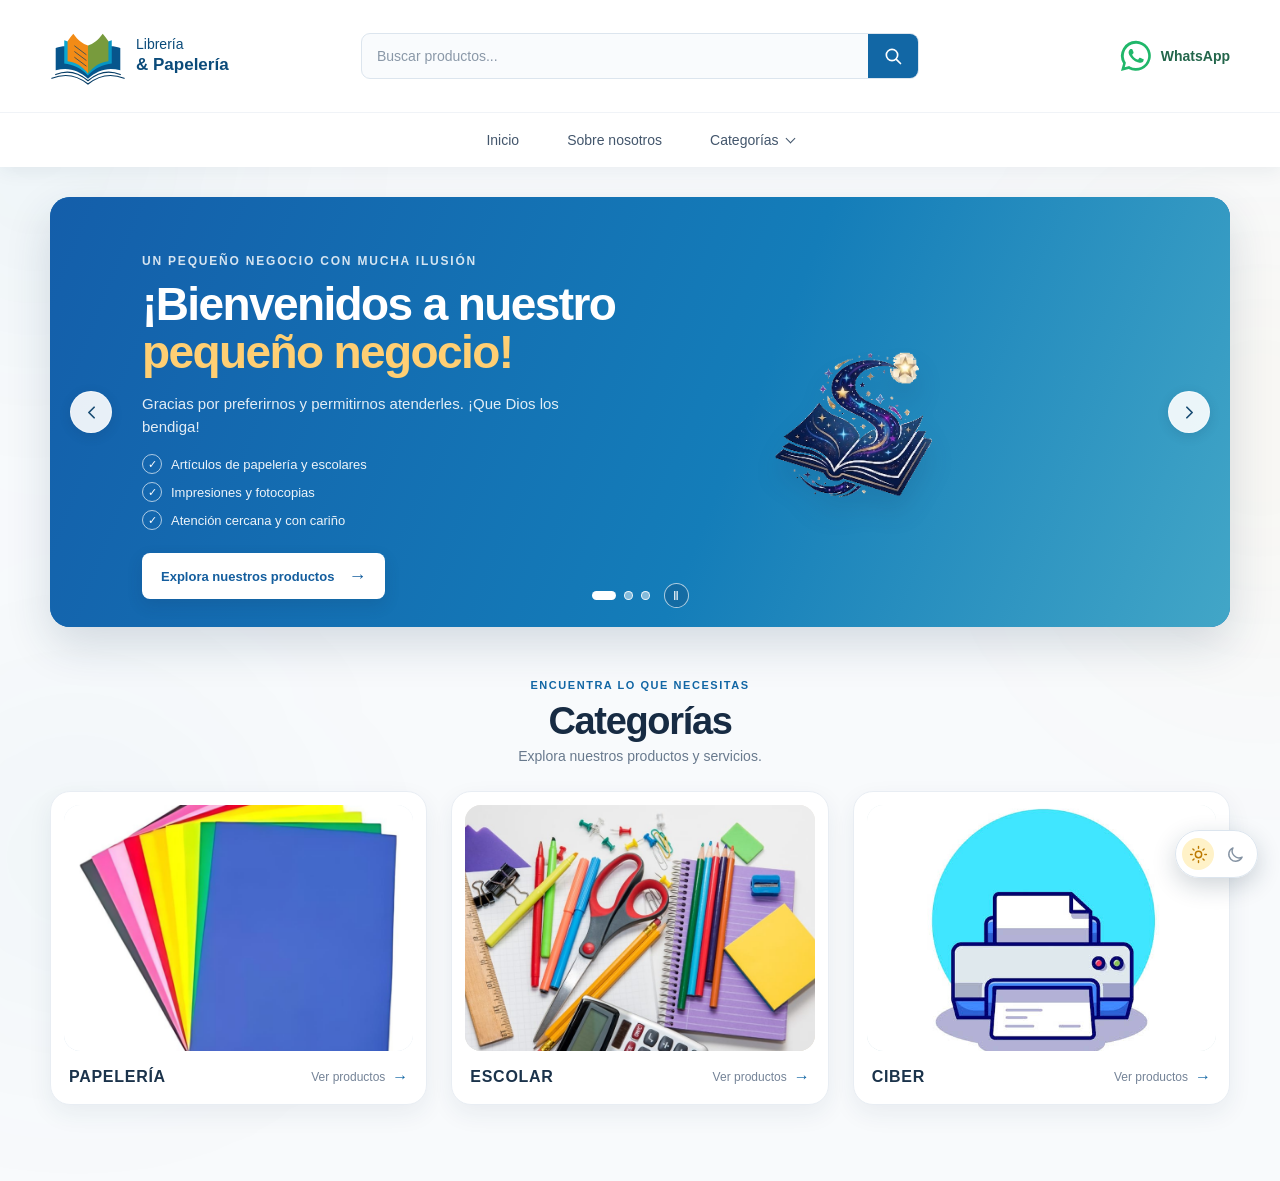
<file: index.html>
<!doctype html>
<html lang="es">
  <head>
    <meta charset="utf-8" />
    <meta name="viewport" content="width=device-width, initial-scale=1" />
    <meta
      name="description"
      content="Librería, papelería y servicios de ciber. Encuentra lo que necesitas."
    />
    <title>Librería y Papelería</title>
    <link rel="icon" type="image/png" href="assets/images/carrucel/favicon-carrucel.png" />
    <link rel="stylesheet" href="css/styles.css" />
    <link rel="stylesheet" href="css/carousel.css" />
    <link rel="stylesheet" href="css/categories.css" />

    <link rel="stylesheet" href="css/theme.css" />
  </head>
  <body>
    <header class="site-header">
      <div class="header-main">
        <a class="brand" href="#inicio" aria-label="Ir al inicio">
          <svg class="brand-logo" viewBox="0 0 160 120" role="img" aria-labelledby="logo-title">
            <title id="logo-title">Logo de libro abierto</title>
            <path class="book-shadow" d="M12 43c22-8 47-2 68 13 21-15 46-21 68-13v47c-27-7-48 0-68 18-20-18-41-25-68-18z" />
            <path class="book-left" d="M30 27c19 5 35 14 50 27v47c-15-16-32-23-50-25z" />
            <path class="book-right" d="M130 27c-19 5-35 14-50 27v47c15-16 32-23 50-25z" />
            <path class="page-left" d="M49 13c10 14 20 21 31 25v59c-13-17-26-24-43-26V29c4-6 8-11 12-16z" />
            <path class="page-right" d="M111 13c-10 14-20 21-31 25v59c13-17 26-24 43-26V29c-4-6-8-11-12-16z" />
            <path class="page-lines" d="M52 39l24 18M52 51l24 18M52 63l24 18" />
            <path class="book-base" d="M12 99c24-10 47-5 68 13 21-18 44-23 68-13M4 107c27-11 52-7 76 12 24-19 49-23 76-12" />
          </svg>
          <span class="brand-name">Librería <strong>&amp; Papelería</strong></span>
        </a>

        <form class="search" role="search" action="#" method="get">
          <label class="sr-only" for="product-search">Buscar productos</label>
          <input
            id="product-search"
            type="search"
            name="q"
            placeholder="Buscar productos..."
            aria-controls="product-search-results"
            aria-expanded="false"
            autocomplete="off"
          />
          <button type="submit" aria-label="Buscar">
            <svg viewBox="0 0 24 24" aria-hidden="true">
              <circle cx="10.8" cy="10.8" r="6.8" />
              <path d="m16 16 5 5" />
            </svg>
          </button>
          <div class="search-results" id="product-search-results" role="listbox" hidden></div>
        </form>

        <a
          class="whatsapp-link"
          href="https://wa.me/123456789"
          target="_blank"
          rel="noopener noreferrer"
          aria-label="Escríbenos por WhatsApp"
        >
          <svg viewBox="0 0 32 32" role="img" aria-label="WhatsApp">
            <path d="M16 .8A15 15 0 0 0 3.1 23.5L1 31l7.7-2A15 15 0 1 0 16 .8Zm0 27.3a12.2 12.2 0 0 1-6.2-1.7l-.5-.3-4.6 1.2 1.2-4.5-.3-.5A12.2 12.2 0 1 1 16 28.1Zm6.7-9.1c-.4-.2-2.2-1.1-2.6-1.2-.3-.1-.6-.2-.8.2s-.9 1.2-1.1 1.4-.4.3-.8.1a10 10 0 0 1-3-1.8 11 11 0 0 1-2.1-2.6c-.2-.4 0-.6.2-.8l.6-.7c.2-.2.2-.4.4-.7.1-.2 0-.5 0-.7s-.8-2-1.1-2.7c-.3-.7-.6-.6-.8-.6h-.7c-.2 0-.7.1-1 .5-.4.4-1.3 1.3-1.3 3.1s1.3 3.5 1.5 3.7c.2.2 2.6 4 6.3 5.6.9.4 1.6.6 2.2.8.9.3 1.7.3 2.3.2.7-.1 2.2-.9 2.5-1.8.3-.9.3-1.6.2-1.8-.1-.2-.3-.3-.7-.5Z" />
          </svg>
          <span>WhatsApp</span>
        </a>
      </div>

      <nav class="main-nav" aria-label="Navegación principal">
        <a class="nav-link" href="#categorias-principales">Inicio</a>
        <a class="nav-link" href="pages/sobre-nosotros.html">Sobre nosotros</a>
        <details class="categories" id="categorias">
          <summary class="nav-link">Categorías <span class="chevron" aria-hidden="true"></span></summary>
          <div class="category-panel">
            <section class="category-column" aria-labelledby="category-papeleria">
              <h2 id="category-papeleria"><a href="pages/papeleria.html">Papelería</a></h2>
            </section>
            <section class="category-column" aria-labelledby="category-escolar">
              <h2 id="category-escolar"><a href="pages/escolar.html">Escolar</a></h2>
            </section>
            <section class="category-column" aria-labelledby="category-ciber">
              <h2 id="category-ciber"><a href="pages/ciber.html">Ciber</a></h2>
            </section>
          </div>
        </details>

      </nav>
    </header>

    <main id="inicio">
      <section class="hero-section" aria-label="Promociones destacadas">
        <div
          class="hero-slider"
          id="promo-carousel"
          role="region"
          aria-roledescription="carrusel"
          aria-label="Promociones de la librería"
        >
          <article class="hero-slide hero-slide--synergy is-active" aria-hidden="false">
            <div class="hero-copy">
              <span class="hero-eyebrow">Un pequeño negocio con mucha ilusión</span>
              <h1>¡Bienvenidos a nuestro<br /><span>pequeño negocio!</span></h1>
              <p class="hero-description">Gracias por preferirnos y permitirnos atenderles. ¡Que Dios los bendiga!</p>
              <ul class="hero-benefits">
                <li>Artículos de papelería y escolares</li>
                <li>Impresiones y fotocopias</li>
                <li>Atención cercana y con cariño</li>
              </ul>
              <a class="hero-cta" href="#categorias">Explora nuestros productos <span aria-hidden="true">→</span></a>
            </div>
            <div class="hero-art" aria-hidden="true">
              <img class="hero-art__image" src="assets/images/carrucel/carrucel-logo-transparente.png" alt="" />
            </div>
          </article>

          <article class="hero-slide hero-slide--school" aria-hidden="true" inert>
            <div class="hero-copy">
              <span class="hero-eyebrow">Todo listo para aprender</span>
              <h2>Un gran año<br />empieza <span>aquí</span></h2>
              <p class="hero-description">Equípate con color, creatividad y todo lo que pide tu lista escolar.</p>
              <ul class="hero-benefits">
                <li>Cuadernos para cada materia</li>
                <li>Lápices, colores y marcadores</li>
                <li>Precios para volver a clases</li>
              </ul>

            </div>
            <div class="hero-art" aria-hidden="true">
              <img class="hero-art__image" src="assets/images/carrucel/carrucel-escolar.png" alt="" />
            </div>
          </article>

          <article class="hero-slide hero-slide--print" aria-hidden="true" inert>
            <div class="hero-copy">
              <span class="hero-eyebrow">Tu ciber de confianza</span>
              <h2>Tus ideas,<br /><span>en papel</span></h2>
              <p class="hero-description">Imprime tus proyectos y documentos fácil, rápido y con gran calidad.</p>
              <ul class="hero-benefits">
                <li>Impresiones a color y blanco y negro</li>
                <li>Fotocopias nítidas al instante</li>
                <li>Atención rápida y amable</li>
              </ul>
              <a class="hero-cta" href="#impresiones">Conoce el servicio <span aria-hidden="true">→</span></a>
            </div>
            <div class="hero-art" aria-hidden="true">
              <img class="hero-art__image" src="assets/images/carrucel/carrucel-impresora.png" alt="" />
            </div>
          </article>

          <button class="hero-arrow hero-arrow--prev" type="button" aria-label="Ver promoción anterior">
            <svg viewBox="0 0 24 24" aria-hidden="true"><path d="m15 18-6-6 6-6" /></svg>
          </button>
          <button class="hero-arrow hero-arrow--next" type="button" aria-label="Ver promoción siguiente">
            <svg viewBox="0 0 24 24" aria-hidden="true"><path d="m9 18 6-6-6-6" /></svg>
          </button>

          <div class="hero-controls" aria-label="Controles del carrusel">
            <div class="hero-dots" role="group" aria-label="Seleccionar promoción">
              <button class="hero-dot is-active" type="button" aria-label="Mostrar promoción 1 de 3" aria-pressed="true"></button>
              <button class="hero-dot" type="button" aria-label="Mostrar promoción 2 de 3" aria-pressed="false"></button>
              <button class="hero-dot" type="button" aria-label="Mostrar promoción 3 de 3" aria-pressed="false"></button>
            </div>
            <button class="hero-toggle" type="button" aria-label="Pausar cambio automático" aria-pressed="false">
              <span aria-hidden="true">Ⅱ</span>
            </button>
          </div>
        </div>
      </section>

      <section class="categories-section" id="categorias-principales" aria-labelledby="categories-title">
        <div class="categories-heading">
          <span class="categories-eyebrow">Encuentra lo que necesitas</span>
          <h2 id="categories-title">Categorías</h2>
          <p>Explora nuestros productos y servicios.</p>
        </div>

        <div class="category-grid">
          <a class="category-card" href="pages/papeleria.html">
            <div class="category-image-frame">
              <!-- PAPELERÍA: foto local de páginas de colores. -->
              <div class="category-image category-image-placeholder" aria-hidden="true"><span>Foto de papelería</span></div>
              <img class="category-image category-photo" src="assets/images/papeleria/paginas%20de%20colores.png" alt="Páginas de colores para manualidades" loading="lazy" />
            </div>
            <div class="category-card-copy">
              <h3>PAPELERÍA</h3>
              <span class="category-card-link">Ver productos <span aria-hidden="true">→</span></span>
            </div>
          </a>

          <a class="category-card" href="pages/escolar.html">
            <div class="category-image-frame">
              <!-- ESCOLAR: foto local de útiles escolares. -->
              <div class="category-image category-image-placeholder" aria-hidden="true"><span>Foto de útiles escolares</span></div>
              <img class="category-image category-photo" src="assets/images/escolar/lista-de-utiles-escolares-cahs.jpeg" alt="Cuadernos, lápices y útiles escolares" loading="lazy" />
            </div>
            <div class="category-card-copy">
              <h3>ESCOLAR</h3>
              <span class="category-card-link">Ver productos <span aria-hidden="true">→</span></span>
            </div>
          </a>

          <a class="category-card" href="pages/ciber.html">
            <div class="category-image-frame">
              <!-- Imagen local de fondo del ciber. -->
              <div class="category-image category-image-placeholder" aria-hidden="true"><span>Servicios de impresión y copias</span></div>
              <img class="category-image category-photo" src="assets/images/civer/imagen%20de%20fondo%20de%20ciber.jpg" alt="Servicios de impresión, fotocopias y escaneo" loading="lazy" />
            </div>
            <div class="category-card-copy">
              <h3>CIBER</h3>
              <span class="category-card-link">Ver productos <span aria-hidden="true">→</span></span>
            </div>
          </a>
        </div>
      </section>

    </main>
    <script src="js/carousel.js" defer></script>
    <script src="js/search.js" defer></script>
    <script src="js/theme.js" defer></script>

  </body>
</html>
</file>
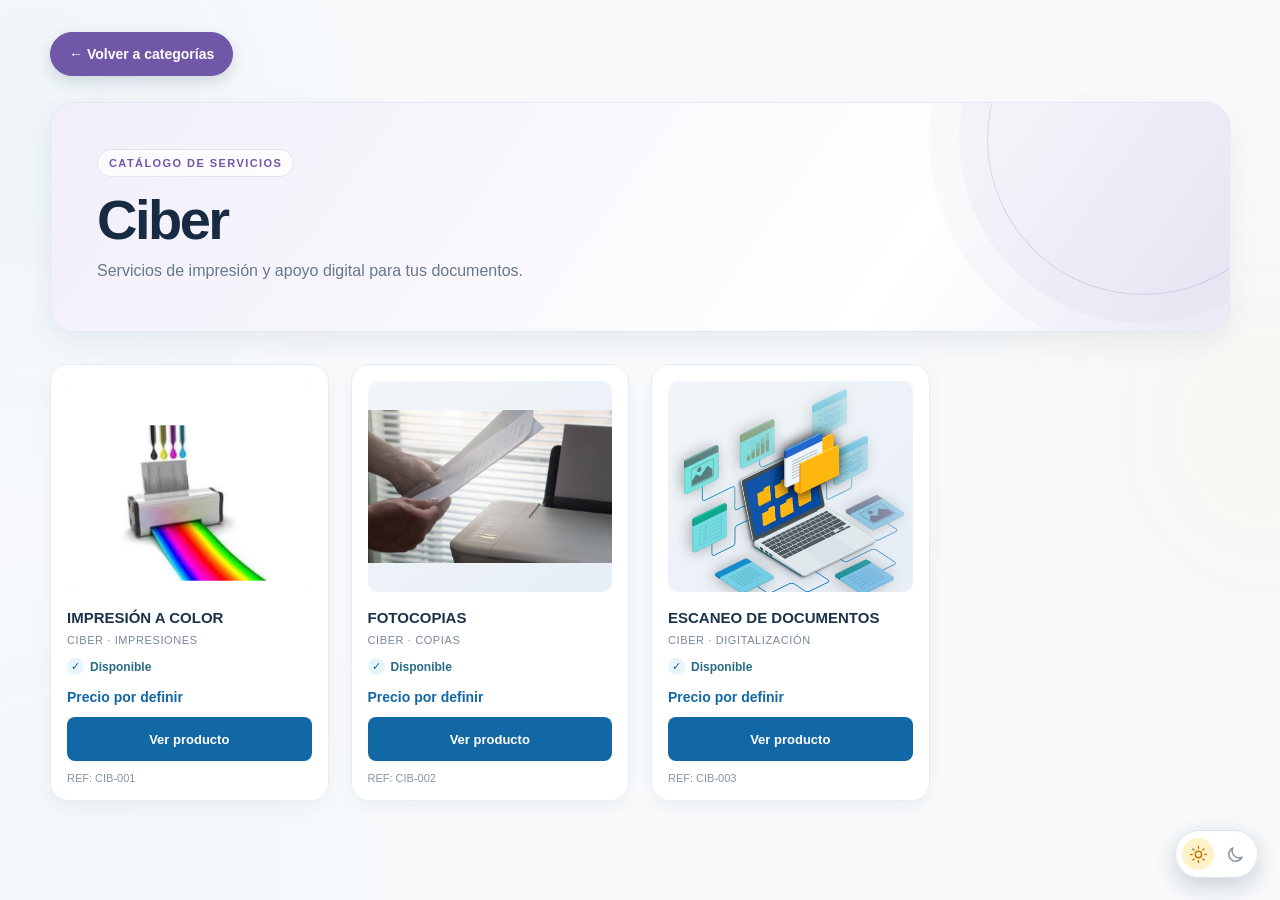
<file: pages/ciber.html>
<!doctype html>
<html lang="es">
  <head>
    <meta charset="utf-8" />
    <meta name="viewport" content="width=device-width, initial-scale=1" />
    <meta name="description" content="Catálogo de servicios de impresión, fotocopias y escaneo." />
    <title>Ciber | Librería y Papelería</title>
    <link rel="icon" type="image/png" href="../assets/images/carrucel/favicon-carrucel.png" />
    <link rel="stylesheet" href="../css/styles.css" />
    <link rel="stylesheet" href="../css/products.css" />
    <link rel="stylesheet" href="../css/theme.css" />
  </head>
  <body>
    <main class="product-page product-page--ciber">
      <a class="product-page__back" href="../index.html#categorias-principales">← Volver a categorías</a>

      <section class="product-catalog" id="catalogo-ciber" aria-labelledby="product-catalog-ciber-title">
        <header class="product-catalog__header">
          <span class="product-catalog__eyebrow">Catálogo de servicios</span>
          <h1 class="product-catalog__title" id="product-catalog-ciber-title">Ciber</h1>
          <p class="product-catalog__description">Servicios de impresión y apoyo digital para tus documentos.</p>
        </header>

        <div class="product-grid">
          <article class="product-card" id="impresiones">
            <div class="product-card__image"><img src="../assets/images/civer/impreciones%20a%20color.png" alt="Servicio de impresión a color" loading="lazy" /></div>
            <div class="product-card__content">
              <h2 class="product-card__title">IMPRESIÓN A COLOR</h2>
              <p class="product-card__category">CIBER · IMPRESIONES</p>
              <p class="product-card__stock"><span class="product-card__stock-icon" aria-hidden="true">✓</span> Disponible</p>
              <p class="product-card__price product-card__price--pending">Precio por definir</p>
              <button class="product-card__button" type="button">Ver producto</button>
              <p class="product-card__sku">REF: CIB-001</p>
            </div>
          </article>

          <article class="product-card" id="fotocopias">
            <div class="product-card__image"><img src="../assets/images/civer/fotocopias.jpg" alt="Servicio de fotocopias" loading="lazy" /></div>
            <div class="product-card__content">
              <h2 class="product-card__title">FOTOCOPIAS</h2>
              <p class="product-card__category">CIBER · COPIAS</p>
              <p class="product-card__stock"><span class="product-card__stock-icon" aria-hidden="true">✓</span> Disponible</p>
              <p class="product-card__price product-card__price--pending">Precio por definir</p>
              <button class="product-card__button" type="button">Ver producto</button>
              <p class="product-card__sku">REF: CIB-002</p>
            </div>
          </article>

          <article class="product-card" id="escaneo">
            <div class="product-card__image"><img src="../assets/images/civer/Escaneo.png" alt="Servicio de escaneo de documentos" loading="lazy" /></div>
            <div class="product-card__content">
              <h2 class="product-card__title">ESCANEO DE DOCUMENTOS</h2>
              <p class="product-card__category">CIBER · DIGITALIZACIÓN</p>
              <p class="product-card__stock"><span class="product-card__stock-icon" aria-hidden="true">✓</span> Disponible</p>
              <p class="product-card__price product-card__price--pending">Precio por definir</p>
              <button class="product-card__button" type="button">Ver producto</button>
              <p class="product-card__sku">REF: CIB-003</p>
            </div>
          </article>
        </div>
      </section>
    </main>
    <script src="../js/product-navigation.js" defer></script>
    <script src="../js/theme.js" defer></script>
  </body>
</html>
</file>
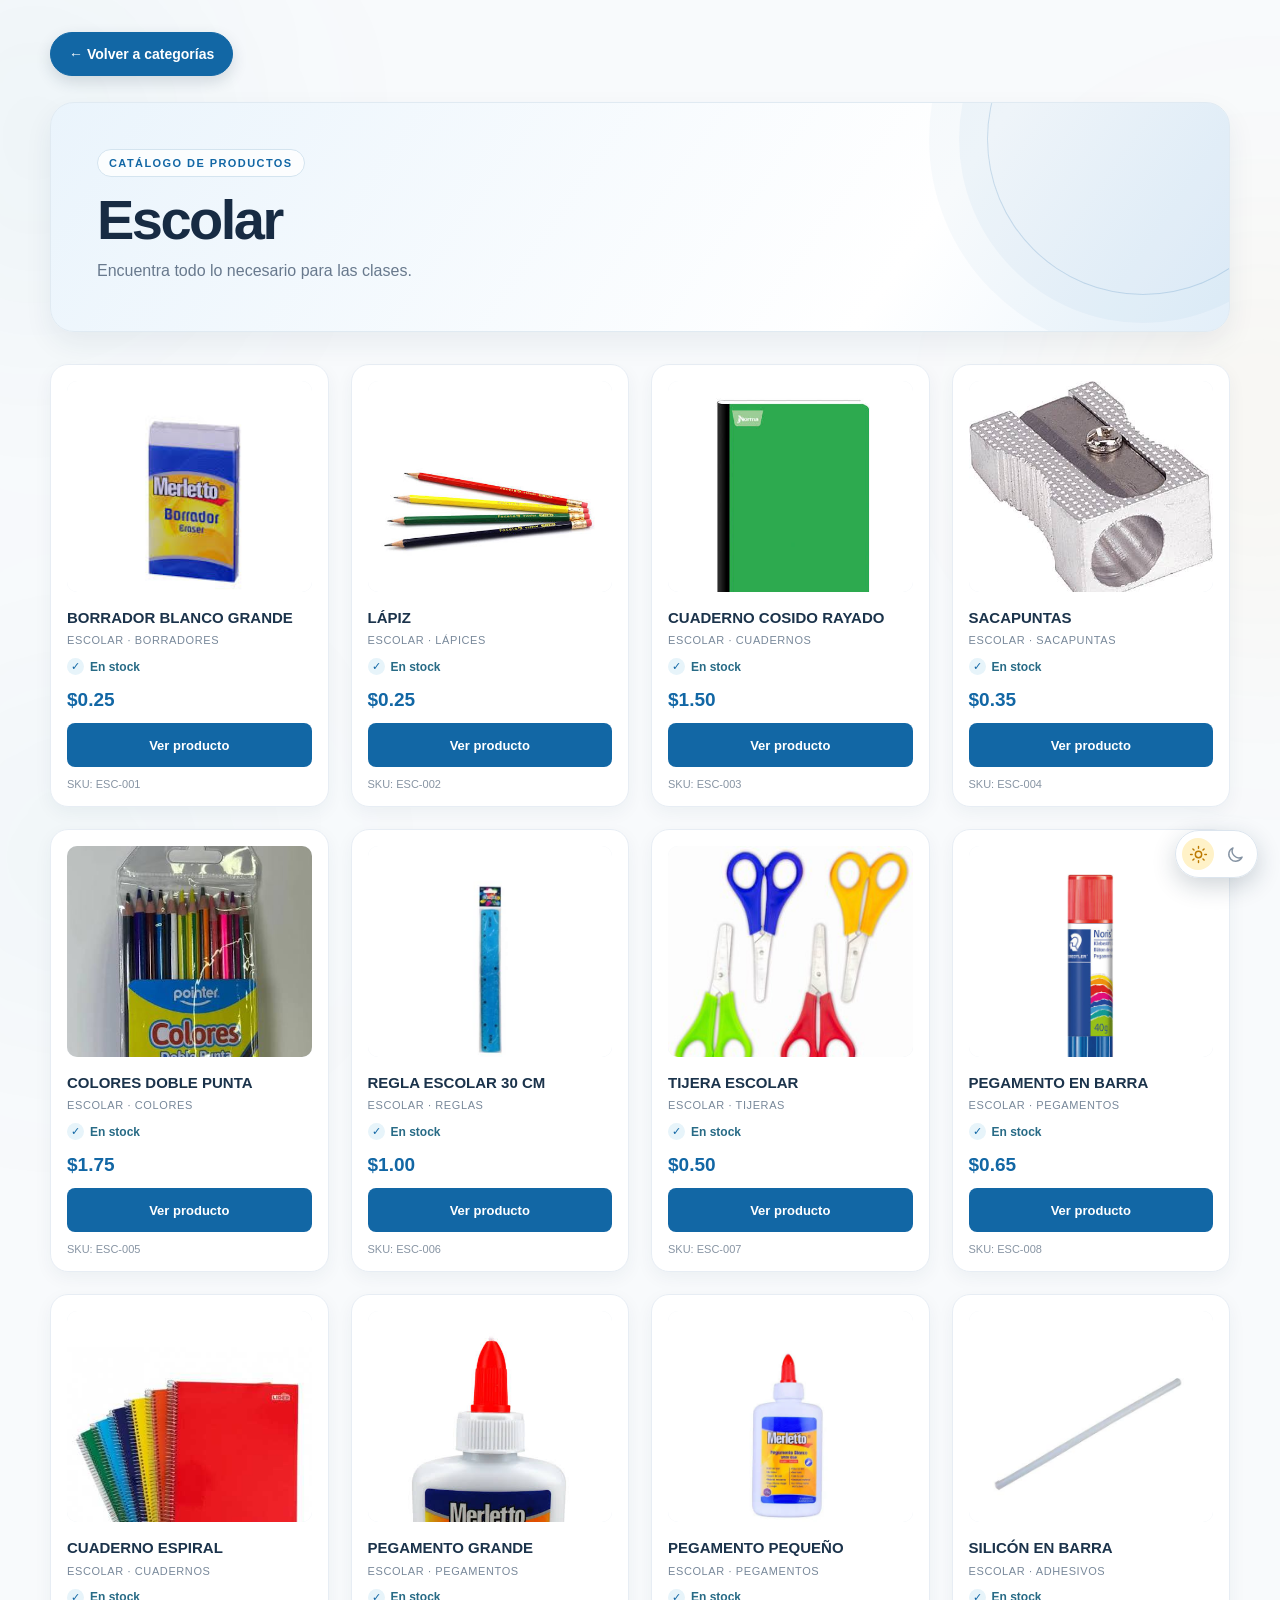
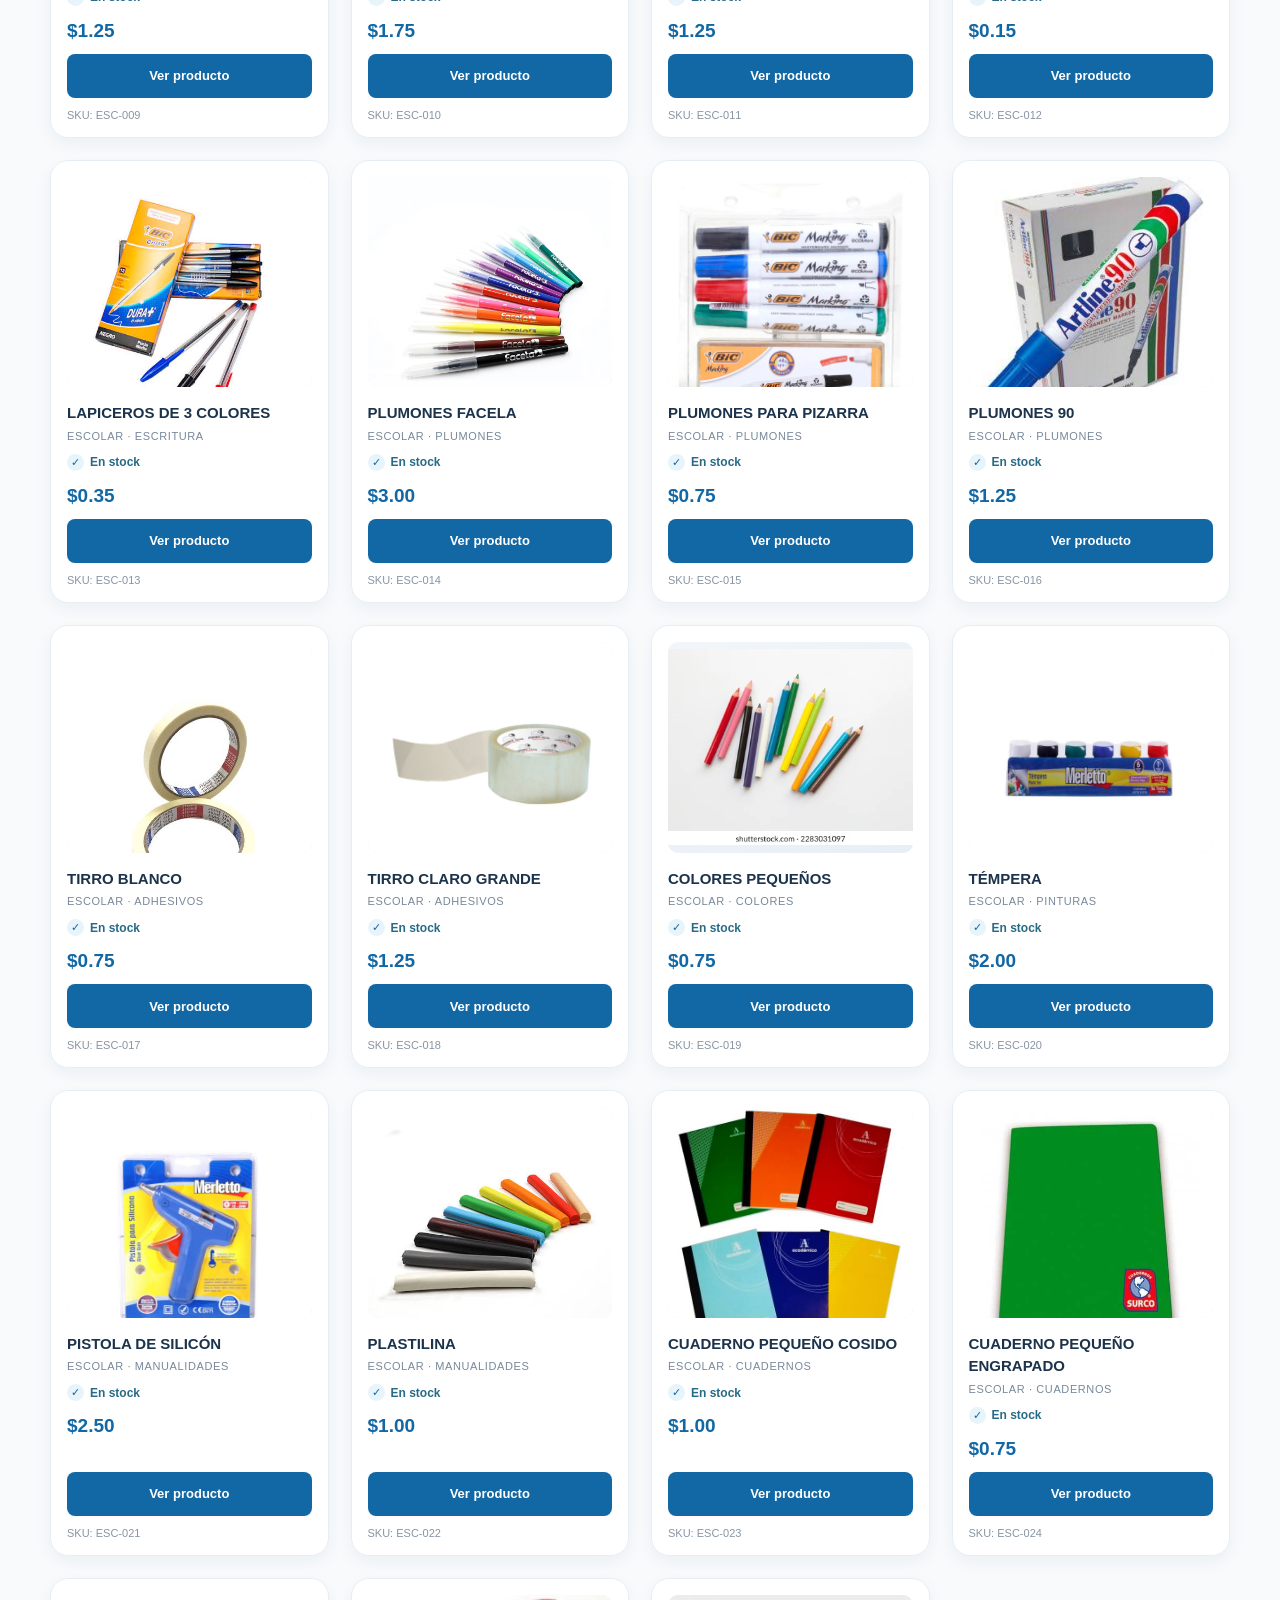
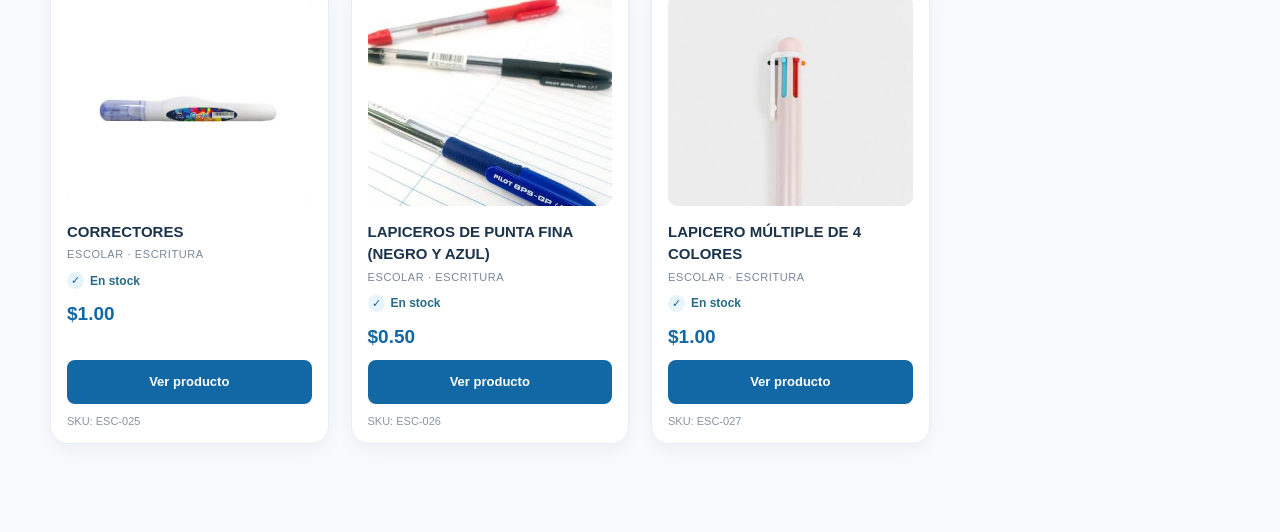
<file: pages/escolar.html>
<!doctype html>
<html lang="es">
  <head>
    <meta charset="utf-8" />
    <meta name="viewport" content="width=device-width, initial-scale=1" />
    <meta name="description" content="Catálogo de útiles y productos escolares." />
    <title>Escolar | Librería y Papelería</title>
    <link rel="icon" type="image/png" href="../assets/images/carrucel/favicon-carrucel.png" />
    <link rel="stylesheet" href="../css/styles.css" />
    <link rel="stylesheet" href="../css/products.css" />
    <link rel="stylesheet" href="../css/theme.css" />
  </head>
  <body>
    <main class="product-page product-page--escolar">
      <a class="product-page__back" href="../index.html#categorias-principales">← Volver a categorías</a>

      <section class="product-catalog" id="catalogo-escolar" aria-labelledby="product-catalog-escolar-title">
        <header class="product-catalog__header">
          <span class="product-catalog__eyebrow">Catálogo de productos</span>
          <h1 class="product-catalog__title" id="product-catalog-escolar-title">Escolar</h1>
          <p class="product-catalog__description">Encuentra todo lo necesario para las clases.</p>
        </header>

        <div class="product-grid">
          <article class="product-card" id="borradores">
            <div class="product-card__image"><img src="../assets/images/escolar/borrador%20Marleto.jpg" alt="Borrador blanco grande" loading="lazy" /></div>
            <div class="product-card__content">
              <h2 class="product-card__title">BORRADOR BLANCO GRANDE</h2>
              <p class="product-card__category">ESCOLAR · BORRADORES</p>
              <p class="product-card__stock"><span class="product-card__stock-icon" aria-hidden="true">✓</span> En stock</p>
              <p class="product-card__price">$0.25</p>
              <button class="product-card__button" type="button">Ver producto</button>
              <p class="product-card__sku">SKU: ESC-001</p>
            </div>
          </article>

          <article class="product-card" id="lapices-colores">
            <div class="product-card__image"><img src="../assets/images/escolar/lapiz.jpg" alt="Lápiz grafito" loading="lazy" /></div>
            <div class="product-card__content">
              <h2 class="product-card__title">LÁPIZ </h2>
              <p class="product-card__category">ESCOLAR · LÁPICES</p>
              <p class="product-card__stock"><span class="product-card__stock-icon" aria-hidden="true">✓</span> En stock</p>
              <p class="product-card__price">$0.25</p>
              <button class="product-card__button" type="button">Ver producto</button>
              <p class="product-card__sku">SKU: ESC-002</p>
            </div>
          </article>

          <article class="product-card" id="cuadernos">
            <div class="product-card__image"><img src="../assets/images/escolar/cuaderno%20cosido.jpg" alt="Cuaderno cosido rayado" loading="lazy" /></div>
            <div class="product-card__content">
              <h2 class="product-card__title">CUADERNO COSIDO RAYADO</h2>
              <p class="product-card__category">ESCOLAR · CUADERNOS</p>
              <p class="product-card__stock"><span class="product-card__stock-icon" aria-hidden="true">✓</span> En stock</p>
              <p class="product-card__price">$1.50</p>
              <button class="product-card__button" type="button">Ver producto</button>
              <p class="product-card__sku">SKU: ESC-003</p>
            </div>
          </article>

          <article class="product-card" id="sacapuntas">
            <div class="product-card__image"><img src="../assets/images/escolar/sacapuntas.jpg" alt="Sacapuntas doble" loading="lazy" /></div>
            <div class="product-card__content">
              <h2 class="product-card__title">SACAPUNTAS </h2>
              <p class="product-card__category">ESCOLAR · SACAPUNTAS</p>
              <p class="product-card__stock"><span class="product-card__stock-icon" aria-hidden="true">✓</span> En stock</p>
              <p class="product-card__price">$0.35</p>
              <button class="product-card__button" type="button">Ver producto</button>
              <p class="product-card__sku">SKU: ESC-004</p>
            </div>
          </article>

          <article class="product-card" id="colores">
            <div class="product-card__image"><img src="../assets/images/escolar/colores.jpg" alt="Colores escolares" loading="lazy" /></div>
            <div class="product-card__content">
              <h2 class="product-card__title">COLORES DOBLE PUNTA</h2>
              <p class="product-card__category">ESCOLAR · COLORES</p>
              <p class="product-card__stock"><span class="product-card__stock-icon" aria-hidden="true">✓</span> En stock</p>
              <p class="product-card__price">$1.75</p>
              <button class="product-card__button" type="button">Ver producto</button>
              <p class="product-card__sku">SKU: ESC-005</p>
            </div>
          </article>

          <article class="product-card" id="reglas">
            <div class="product-card__image"><img src="../assets/images/escolar/regla.jpg" alt="Regla escolar" loading="lazy" /></div>
            <div class="product-card__content">
              <h2 class="product-card__title">REGLA ESCOLAR 30 CM</h2>
              <p class="product-card__category">ESCOLAR · REGLAS</p>
              <p class="product-card__stock"><span class="product-card__stock-icon" aria-hidden="true">✓</span> En stock</p>
              <p class="product-card__price">$1.00</p>
              <button class="product-card__button" type="button">Ver producto</button>
              <p class="product-card__sku">SKU: ESC-006</p>
            </div>
          </article>

          <article class="product-card" id="tijeras">
            <div class="product-card__image"><img src="../assets/images/escolar/tigeras.jpg" alt="Tijera escolar" loading="lazy" /></div>
            <div class="product-card__content">
              <h2 class="product-card__title">TIJERA ESCOLAR</h2>
              <p class="product-card__category">ESCOLAR · TIJERAS</p>
              <p class="product-card__stock"><span class="product-card__stock-icon" aria-hidden="true">✓</span> En stock</p>
              <p class="product-card__price">$0.50</p>
              <button class="product-card__button" type="button">Ver producto</button>
              <p class="product-card__sku">SKU: ESC-007</p>
            </div>
          </article>

          <article class="product-card" id="pegamento">
            <div class="product-card__image"><img src="../assets/images/escolar/pega%20en%20barra.jpg" alt="Pegamento en barra" loading="lazy" /></div>
            <div class="product-card__content">
              <h2 class="product-card__title">PEGAMENTO EN BARRA</h2>
              <p class="product-card__category">ESCOLAR · PEGAMENTOS</p>
              <p class="product-card__stock"><span class="product-card__stock-icon" aria-hidden="true">✓</span> En stock</p>
              <p class="product-card__price">$0.65</p>
              <button class="product-card__button" type="button">Ver producto</button>
              <p class="product-card__sku">SKU: ESC-008</p>
            </div>
          </article>

          <article class="product-card" id="cuaderno-espiral">
            <div class="product-card__image"><img src="../assets/images/escolar/cuaderno-espiral.jpg" alt="Cuaderno espiral" loading="lazy" /></div>
            <div class="product-card__content">
              <h2 class="product-card__title">CUADERNO ESPIRAL</h2>
              <p class="product-card__category">ESCOLAR · CUADERNOS</p>
              <p class="product-card__stock"><span class="product-card__stock-icon" aria-hidden="true">✓</span> En stock</p>
              <p class="product-card__price">$1.25</p>
              <button class="product-card__button" type="button">Ver producto</button>
              <p class="product-card__sku">SKU: ESC-009</p>
            </div>
          </article>

          <article class="product-card" id="pegamento-grande">
            <div class="product-card__image"><img src="../assets/images/escolar/pegamento%20grande.jpg" alt="Pegamento grande" loading="lazy" /></div>
            <div class="product-card__content">
              <h2 class="product-card__title">PEGAMENTO GRANDE</h2>
              <p class="product-card__category">ESCOLAR · PEGAMENTOS</p>
              <p class="product-card__stock"><span class="product-card__stock-icon" aria-hidden="true">✓</span> En stock</p>
              <p class="product-card__price">$1.75</p>
              <button class="product-card__button" type="button">Ver producto</button>
              <p class="product-card__sku">SKU: ESC-010</p>
            </div>
          </article>

          <article class="product-card" id="pegamento-pequeno">
            <div class="product-card__image"><img src="../assets/images/escolar/pegamento%20pequeno.jpg" alt="Pegamento pequeño" loading="lazy" /></div>
            <div class="product-card__content">
              <h2 class="product-card__title">PEGAMENTO PEQUEÑO</h2>
              <p class="product-card__category">ESCOLAR · PEGAMENTOS</p>
              <p class="product-card__stock"><span class="product-card__stock-icon" aria-hidden="true">✓</span> En stock</p>
              <p class="product-card__price">$1.25</p>
              <button class="product-card__button" type="button">Ver producto</button>
              <p class="product-card__sku">SKU: ESC-011</p>
            </div>
          </article>

          <article class="product-card" id="silicon-barra">
            <div class="product-card__image"><img src="../assets/images/escolar/silicon%20en%20barra.jpg" alt="Silicón en barra" loading="lazy" /></div>
            <div class="product-card__content">
              <h2 class="product-card__title">SILICÓN EN BARRA</h2>
              <p class="product-card__category">ESCOLAR · ADHESIVOS</p>
              <p class="product-card__stock"><span class="product-card__stock-icon" aria-hidden="true">✓</span> En stock</p>
              <p class="product-card__price">$0.15</p>
              <button class="product-card__button" type="button">Ver producto</button>
              <p class="product-card__sku">SKU: ESC-012</p>
            </div>
          </article>

          <article class="product-card" id="lapiceros-tres-colores">
            <div class="product-card__image"><img src="../assets/images/escolar/lapiceros%203%20colores.jpg" alt="Lapiceros de tres colores" loading="lazy" /></div>
            <div class="product-card__content">
              <h2 class="product-card__title">LAPICEROS DE 3 COLORES</h2>
              <p class="product-card__category">ESCOLAR · ESCRITURA</p>
              <p class="product-card__stock"><span class="product-card__stock-icon" aria-hidden="true">✓</span> En stock</p>
              <p class="product-card__price">$0.35</p>
              <button class="product-card__button" type="button">Ver producto</button>
              <p class="product-card__sku">SKU: ESC-013</p>
            </div>
          </article>

          <article class="product-card" id="plumones-facela">
            <div class="product-card__image"><img src="../assets/images/escolar/plumoenes%20facela.webp" alt="Plumones Facela" loading="lazy" /></div>
            <div class="product-card__content">
              <h2 class="product-card__title">PLUMONES FACELA</h2>
              <p class="product-card__category">ESCOLAR · PLUMONES</p>
              <p class="product-card__stock"><span class="product-card__stock-icon" aria-hidden="true">✓</span> En stock</p>
              <p class="product-card__price">$3.00</p>
              <button class="product-card__button" type="button">Ver producto</button>
              <p class="product-card__sku">SKU: ESC-014</p>
            </div>
          </article>

          <article class="product-card" id="plumones-pizarra">
            <div class="product-card__image"><img src="../assets/images/escolar/plumones%20para%20pizarra.webp" alt="Plumones para pizarra" loading="lazy" /></div>
            <div class="product-card__content">
              <h2 class="product-card__title">PLUMONES PARA PIZARRA</h2>
              <p class="product-card__category">ESCOLAR · PLUMONES</p>
              <p class="product-card__stock"><span class="product-card__stock-icon" aria-hidden="true">✓</span> En stock</p>
              <p class="product-card__price">$0.75</p>
              <button class="product-card__button" type="button">Ver producto</button>
              <p class="product-card__sku">SKU: ESC-015</p>
            </div>
          </article>

          <article class="product-card" id="plumones-90">
            <div class="product-card__image"><img src="../assets/images/escolar/plumones%2090.jpg" alt="Plumones 90" loading="lazy" /></div>
            <div class="product-card__content">
              <h2 class="product-card__title">PLUMONES 90</h2>
              <p class="product-card__category">ESCOLAR · PLUMONES</p>
              <p class="product-card__stock"><span class="product-card__stock-icon" aria-hidden="true">✓</span> En stock</p>
              <p class="product-card__price">$1.25</p>
              <button class="product-card__button" type="button">Ver producto</button>
              <p class="product-card__sku">SKU: ESC-016</p>
            </div>
          </article>

          <article class="product-card" id="tirro-blanco">
            <div class="product-card__image"><img src="../assets/images/escolar/tirro%20blanco.jpg" alt="Tirro blanco" loading="lazy" /></div>
            <div class="product-card__content">
              <h2 class="product-card__title">TIRRO BLANCO</h2>
              <p class="product-card__category">ESCOLAR · ADHESIVOS</p>
              <p class="product-card__stock"><span class="product-card__stock-icon" aria-hidden="true">✓</span> En stock</p>
              <p class="product-card__price">$0.75</p>
              <button class="product-card__button" type="button">Ver producto</button>
              <p class="product-card__sku">SKU: ESC-017</p>
            </div>
          </article>

          <article class="product-card" id="tirro-claro-grande">
            <div class="product-card__image"><img src="../assets/images/escolar/tirro%20claro%20grande.jpg" alt="Tirro claro grande" loading="lazy" /></div>
            <div class="product-card__content">
              <h2 class="product-card__title">TIRRO CLARO GRANDE</h2>
              <p class="product-card__category">ESCOLAR · ADHESIVOS</p>
              <p class="product-card__stock"><span class="product-card__stock-icon" aria-hidden="true">✓</span> En stock</p>
              <p class="product-card__price">$1.25</p>
              <button class="product-card__button" type="button">Ver producto</button>
              <p class="product-card__sku">SKU: ESC-018</p>
            </div>
          </article>

          <article class="product-card" id="colores-pequenos">
            <div class="product-card__image"><img src="../assets/images/escolar/colore%20pequenos.webp" alt="Colores pequeños" loading="lazy" /></div>
            <div class="product-card__content">
              <h2 class="product-card__title">COLORES PEQUEÑOS</h2>
              <p class="product-card__category">ESCOLAR · COLORES</p>
              <p class="product-card__stock"><span class="product-card__stock-icon" aria-hidden="true">✓</span> En stock</p>
              <p class="product-card__price">$0.75</p>
              <button class="product-card__button" type="button">Ver producto</button>
              <p class="product-card__sku">SKU: ESC-019</p>
            </div>
          </article>

          <article class="product-card" id="tempera">
            <div class="product-card__image"><img src="../assets/images/escolar/tempera.jpg" alt="Témpera" loading="lazy" /></div>
            <div class="product-card__content">
              <h2 class="product-card__title">TÉMPERA</h2>
              <p class="product-card__category">ESCOLAR · PINTURAS</p>
              <p class="product-card__stock"><span class="product-card__stock-icon" aria-hidden="true">✓</span> En stock</p>
              <p class="product-card__price">$2.00</p>
              <button class="product-card__button" type="button">Ver producto</button>
              <p class="product-card__sku">SKU: ESC-020</p>
            </div>
          </article>

          <article class="product-card" id="pistola-silicon">
            <div class="product-card__image"><img src="../assets/images/escolar/pistola%20de%20silicon.jpg" alt="Pistola de silicón" loading="lazy" /></div>
            <div class="product-card__content">
              <h2 class="product-card__title">PISTOLA DE SILICÓN</h2>
              <p class="product-card__category">ESCOLAR · MANUALIDADES</p>
              <p class="product-card__stock"><span class="product-card__stock-icon" aria-hidden="true">✓</span> En stock</p>
              <p class="product-card__price">$2.50</p>
              <button class="product-card__button" type="button">Ver producto</button>
              <p class="product-card__sku">SKU: ESC-021</p>
            </div>
          </article>

          <article class="product-card" id="plastilina">
            <div class="product-card__image"><img src="../assets/images/escolar/plaastilina.jpg" alt="Plastilina" loading="lazy" /></div>
            <div class="product-card__content">
              <h2 class="product-card__title">PLASTILINA</h2>
              <p class="product-card__category">ESCOLAR · MANUALIDADES</p>
              <p class="product-card__stock"><span class="product-card__stock-icon" aria-hidden="true">✓</span> En stock</p>
              <p class="product-card__price">$1.00</p>
              <button class="product-card__button" type="button">Ver producto</button>
              <p class="product-card__sku">SKU: ESC-022</p>
            </div>
          </article>

          <article class="product-card" id="cuaderno-pequeno-cosido">
            <div class="product-card__image"><img src="../assets/images/escolar/cuaderno%20pequeno%20cosido.jpg" alt="Cuaderno pequeño cosido" loading="lazy" /></div>
            <div class="product-card__content">
              <h2 class="product-card__title">CUADERNO PEQUEÑO COSIDO</h2>
              <p class="product-card__category">ESCOLAR · CUADERNOS</p>
              <p class="product-card__stock"><span class="product-card__stock-icon" aria-hidden="true">✓</span> En stock</p>
              <p class="product-card__price">$1.00</p>
              <button class="product-card__button" type="button">Ver producto</button>
              <p class="product-card__sku">SKU: ESC-023</p>
            </div>
          </article>

          <article class="product-card" id="cuaderno-pequeno-engrapado">
            <div class="product-card__image"><img src="../assets/images/escolar/cuaderno%20peque%20engrampado.jpg" alt="Cuaderno pequeño engrapado" loading="lazy" /></div>
            <div class="product-card__content">
              <h2 class="product-card__title">CUADERNO PEQUEÑO ENGRAPADO</h2>
              <p class="product-card__category">ESCOLAR · CUADERNOS</p>
              <p class="product-card__stock"><span class="product-card__stock-icon" aria-hidden="true">✓</span> En stock</p>
              <p class="product-card__price">$0.75</p>
              <button class="product-card__button" type="button">Ver producto</button>
              <p class="product-card__sku">SKU: ESC-024</p>
            </div>
          </article>

          <article class="product-card" id="correctores">
            <div class="product-card__image"><img src="../assets/images/escolar/corrector.jpg" alt="Correctores" loading="lazy" /></div>
            <div class="product-card__content">
              <h2 class="product-card__title">CORRECTORES</h2>
              <p class="product-card__category">ESCOLAR · ESCRITURA</p>
              <p class="product-card__stock"><span class="product-card__stock-icon" aria-hidden="true">✓</span> En stock</p>
              <p class="product-card__price">$1.00</p>
              <button class="product-card__button" type="button">Ver producto</button>
              <p class="product-card__sku">SKU: ESC-025</p>
            </div>
          </article>

          <article class="product-card" id="lapiceros-punta-fina">
            <div class="product-card__image"><img src="../assets/images/escolar/lapicero%20punta%20fina.jpg" alt="Lapiceros de punta fina, negro y azul" loading="lazy" /></div>
            <div class="product-card__content">
              <h2 class="product-card__title">LAPICEROS DE PUNTA FINA (NEGRO Y AZUL)</h2>
              <p class="product-card__category">ESCOLAR · ESCRITURA</p>
              <p class="product-card__stock"><span class="product-card__stock-icon" aria-hidden="true">✓</span> En stock</p>
              <p class="product-card__price">$0.50</p>
              <button class="product-card__button" type="button">Ver producto</button>
              <p class="product-card__sku">SKU: ESC-026</p>
            </div>
          </article>

          <article class="product-card" id="lapicero-multiple-cuatro-colores">
            <div class="product-card__image"><img src="../assets/images/escolar/lapiceros%20multiples.jpg" alt="Lapicero múltiple de cuatro colores" loading="lazy" /></div>
            <div class="product-card__content">
              <h2 class="product-card__title">LAPICERO MÚLTIPLE DE 4 COLORES</h2>
              <p class="product-card__category">ESCOLAR · ESCRITURA</p>
              <p class="product-card__stock"><span class="product-card__stock-icon" aria-hidden="true">✓</span> En stock</p>
              <p class="product-card__price">$1.00</p>
              <button class="product-card__button" type="button">Ver producto</button>
              <p class="product-card__sku">SKU: ESC-027</p>
            </div>
          </article>
        </div>
      </section>
    </main>
    <script src="../js/product-navigation.js" defer></script>
    <script src="../js/theme.js" defer></script>
  </body>
</html>
</file>
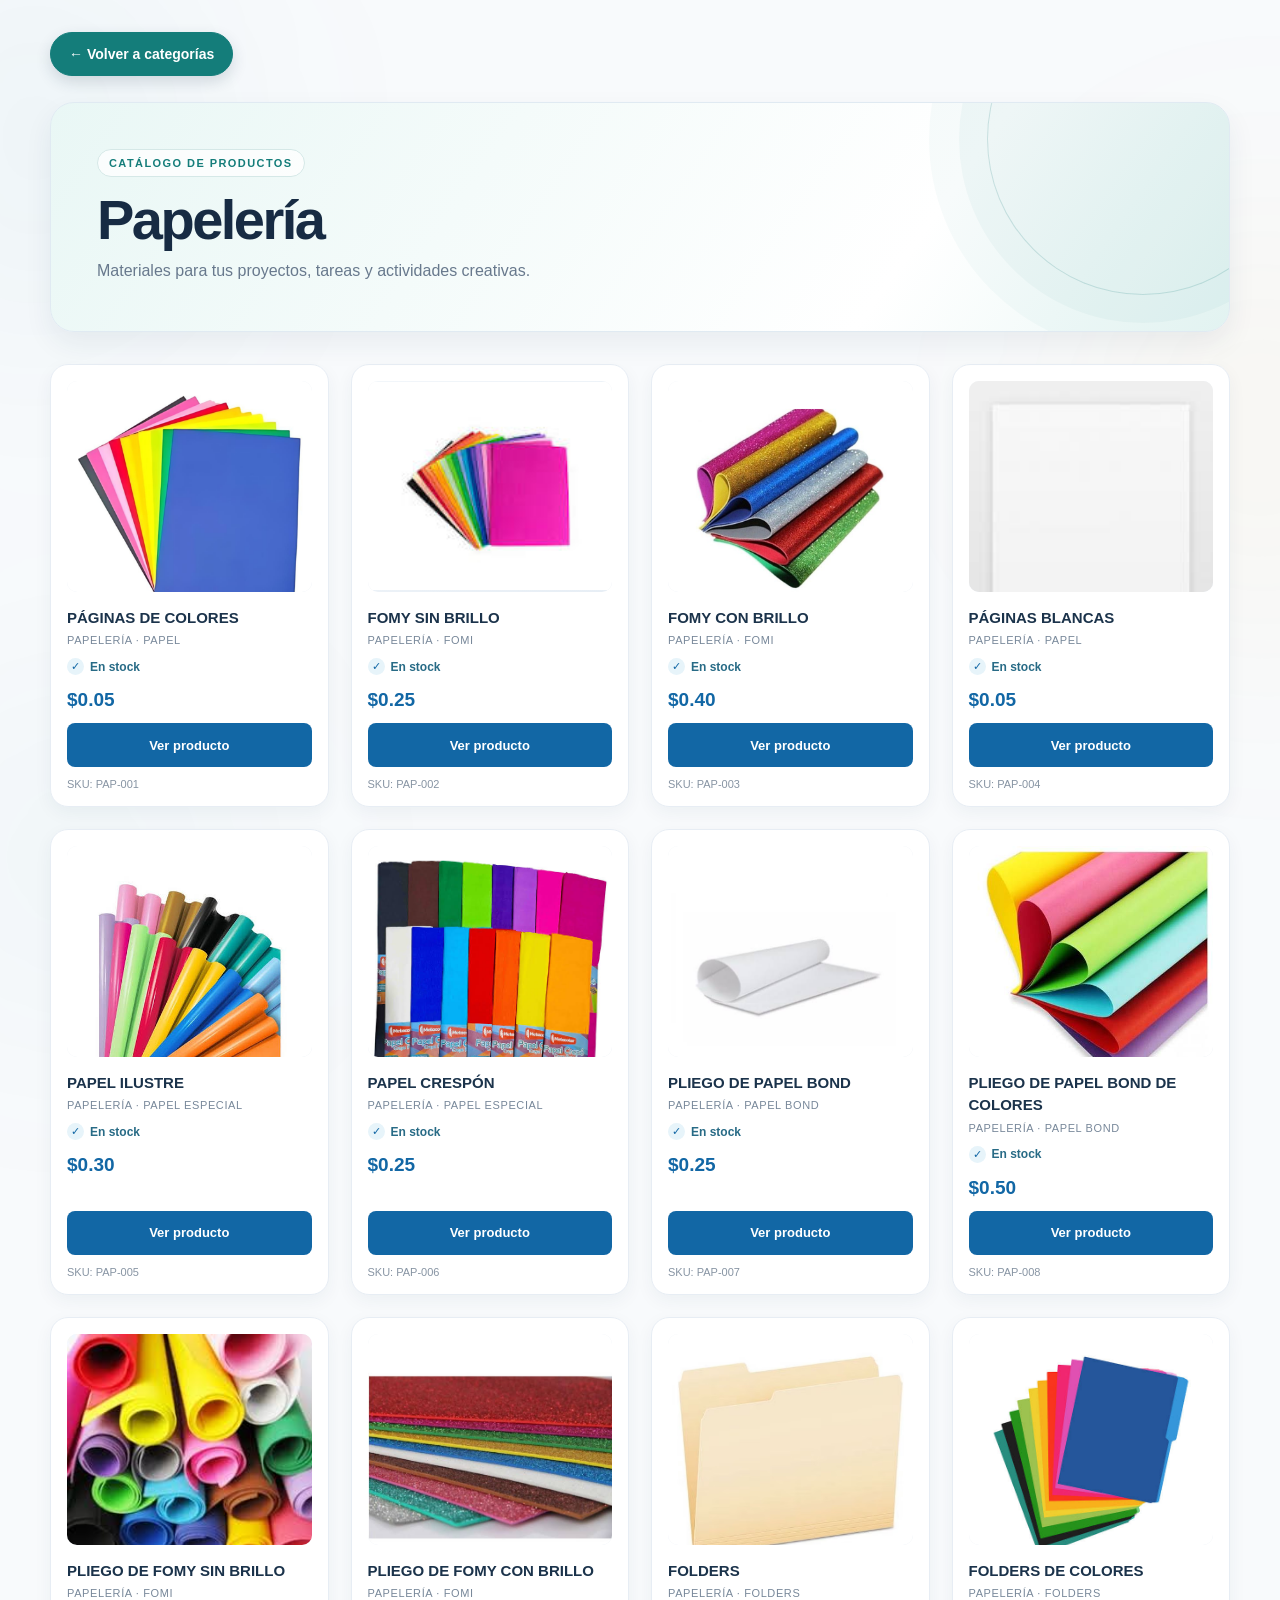
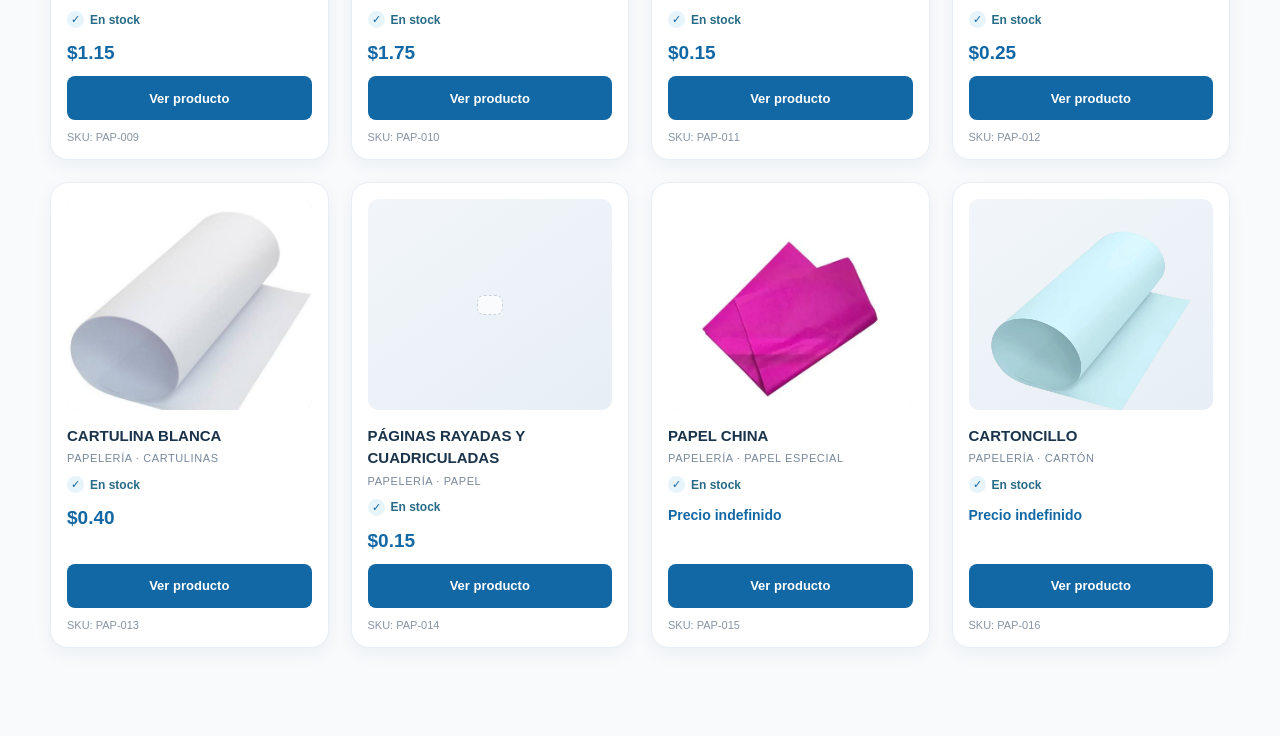
<file: pages/papeleria.html>
<!doctype html>
<html lang="es">
  <head>
    <meta charset="utf-8" />
    <meta name="viewport" content="width=device-width, initial-scale=1" />
    <meta name="description" content="Catálogo de productos de papelería." />
    <title>Papelería | Librería y Papelería</title>
    <link rel="stylesheet" href="../css/styles.css" />
    <link rel="stylesheet" href="../css/products.css" />
  </head>
  <body>
    <main class="product-page product-page--papeleria">
      <a class="product-page__back" href="../index.html#categorias-principales">← Volver a categorías</a>

      <section class="product-catalog" id="catalogo-papeleria" aria-labelledby="product-catalog-papeleria-title">
        <header class="product-catalog__header">
          <span class="product-catalog__eyebrow">Catálogo de productos</span>
          <h1 class="product-catalog__title" id="product-catalog-papeleria-title">Papelería</h1>
          <p class="product-catalog__description">Materiales para tus proyectos, tareas y actividades creativas.</p>
        </header>

        <div class="product-grid">
          <article class="product-card" id="paginas-colores">
            <div class="product-card__image">
              <img src="../assets/images/papeleria/paginas%20de%20colores.png" alt="Páginas de colores" loading="lazy" />
            </div>
            <div class="product-card__content">
              <h2 class="product-card__title">PÁGINAS DE COLORES</h2>
              <p class="product-card__category">PAPELERÍA · PAPEL</p>
              <p class="product-card__stock"><span class="product-card__stock-icon" aria-hidden="true">✓</span> En stock</p>
              <p class="product-card__price">$0.05</p>
              <button class="product-card__button" type="button">Ver producto</button>
              <p class="product-card__sku">SKU: PAP-001</p>
            </div>
          </article>

          <article class="product-card" id="fomi-sin-brillo">
            <div class="product-card__image"><img src="../assets/images/papeleria/fomi%20sin%20brillo.jpg" alt="Fomy sin brillo" loading="lazy" /></div>
            <div class="product-card__content">
              <h2 class="product-card__title">FOMY SIN BRILLO</h2>
              <p class="product-card__category">PAPELERÍA · FOMI</p>
              <p class="product-card__stock"><span class="product-card__stock-icon" aria-hidden="true">✓</span> En stock</p>
              <p class="product-card__price">$0.25</p>
              <button class="product-card__button" type="button">Ver producto</button>
              <p class="product-card__sku">SKU: PAP-002</p>
            </div>
          </article>

          <article class="product-card" id="fomi-con-brillo">
            <div class="product-card__image"><img src="../assets/images/papeleria/fomy%20con%20brillo.jpg" alt="Fomy con brillo" loading="lazy" /></div>
            <div class="product-card__content">
              <h2 class="product-card__title">FOMY CON BRILLO</h2>
              <p class="product-card__category">PAPELERÍA · FOMI</p>
              <p class="product-card__stock"><span class="product-card__stock-icon" aria-hidden="true">✓</span> En stock</p>
              <p class="product-card__price">$0.40</p>
              <button class="product-card__button" type="button">Ver producto</button>
              <p class="product-card__sku">SKU: PAP-003</p>
            </div>
          </article>

          <article class="product-card" id="paginas-blancas">
            <div class="product-card__image"><img src="../assets/images/papeleria/pagina%20blanca.jpg" alt="Páginas blancas" loading="lazy" /></div>
            <div class="product-card__content">
              <h2 class="product-card__title">PÁGINAS BLANCAS</h2>
              <p class="product-card__category">PAPELERÍA · PAPEL</p>
              <p class="product-card__stock"><span class="product-card__stock-icon" aria-hidden="true">✓</span> En stock</p>
              <p class="product-card__price">$0.05</p>
              <button class="product-card__button" type="button">Ver producto</button>
              <p class="product-card__sku">SKU: PAP-004</p>
            </div>
          </article>

          <article class="product-card" id="papel-ilustre">
            <div class="product-card__image"><img src="../assets/images/papeleria/Papel%20luestre.jpg" alt="Papel ilustre" loading="lazy" /></div>
            <div class="product-card__content">
              <h2 class="product-card__title">PAPEL ILUSTRE</h2>
              <p class="product-card__category">PAPELERÍA · PAPEL ESPECIAL</p>
              <p class="product-card__stock"><span class="product-card__stock-icon" aria-hidden="true">✓</span> En stock</p>
              <p class="product-card__price">$0.30</p>
              <button class="product-card__button" type="button">Ver producto</button>
              <p class="product-card__sku">SKU: PAP-005</p>
            </div>
          </article>

          <article class="product-card" id="papel-crespon">
            <div class="product-card__image"><img src="../assets/images/papeleria/papel%20crespon.jpg" alt="Papel crespón" loading="lazy" /></div>
            <div class="product-card__content">
              <h2 class="product-card__title">PAPEL CRESPÓN</h2>
              <p class="product-card__category">PAPELERÍA · PAPEL ESPECIAL</p>
              <p class="product-card__stock"><span class="product-card__stock-icon" aria-hidden="true">✓</span> En stock</p>
              <p class="product-card__price">$0.25</p>
              <button class="product-card__button" type="button">Ver producto</button>
              <p class="product-card__sku">SKU: PAP-006</p>
            </div>
          </article>

          <article class="product-card" id="papel-bond">
            <div class="product-card__image"><img src="../assets/images/papeleria/pliego%20de%20papel%20bons.jpg" alt="Pliego de papel bond" loading="lazy" /></div>
            <div class="product-card__content">
              <h2 class="product-card__title">PLIEGO DE PAPEL BOND</h2>
              <p class="product-card__category">PAPELERÍA · PAPEL BOND</p>
              <p class="product-card__stock"><span class="product-card__stock-icon" aria-hidden="true">✓</span> En stock</p>
              <p class="product-card__price">$0.25</p>
              <button class="product-card__button" type="button">Ver producto</button>
              <p class="product-card__sku">SKU: PAP-007</p>
            </div>
          </article>

          <article class="product-card" id="papel-bond-colores">
            <div class="product-card__image"><img src="../assets/images/papeleria/pliego%20de%20papel%20bond%20de%20colores.jpg" alt="Pliego de papel bond de colores" loading="lazy" /></div>
            <div class="product-card__content">
              <h2 class="product-card__title">PLIEGO DE PAPEL BOND DE COLORES</h2>
              <p class="product-card__category">PAPELERÍA · PAPEL BOND</p>
              <p class="product-card__stock"><span class="product-card__stock-icon" aria-hidden="true">✓</span> En stock</p>
              <p class="product-card__price">$0.50</p>
              <button class="product-card__button" type="button">Ver producto</button>
              <p class="product-card__sku">SKU: PAP-008</p>
            </div>
          </article>

          <article class="product-card" id="pliego-fomi-sin-brillo">
            <div class="product-card__image"><img src="../assets/images/papeleria/pliego%20de%20papel%20fomy%20sin%20brillo.jpg" alt="Pliego de fomy sin brillo" loading="lazy" /></div>
            <div class="product-card__content">
              <h2 class="product-card__title">PLIEGO DE FOMY SIN BRILLO</h2>
              <p class="product-card__category">PAPELERÍA · FOMI</p>
              <p class="product-card__stock"><span class="product-card__stock-icon" aria-hidden="true">✓</span> En stock</p>
              <p class="product-card__price">$1.15</p>
              <button class="product-card__button" type="button">Ver producto</button>
              <p class="product-card__sku">SKU: PAP-009</p>
            </div>
          </article>

          <article class="product-card" id="pliego-fomi-con-brillo">
            <div class="product-card__image"><img src="../assets/images/papeleria/pliego%20de%20papel%20domy%20con%20brillo.jpg" alt="Pliego de fomy con brillo" loading="lazy" /></div>
            <div class="product-card__content">
              <h2 class="product-card__title">PLIEGO DE FOMY CON BRILLO</h2>
              <p class="product-card__category">PAPELERÍA · FOMI</p>
              <p class="product-card__stock"><span class="product-card__stock-icon" aria-hidden="true">✓</span> En stock</p>
              <p class="product-card__price">$1.75</p>
              <button class="product-card__button" type="button">Ver producto</button>
              <p class="product-card__sku">SKU: PAP-010</p>
            </div>
          </article>

          <article class="product-card" id="carpetas">
            <div class="product-card__image"><img src="../assets/images/papeleria/folders%20normal.avif" alt="Folders" loading="lazy" /></div>
            <div class="product-card__content">
              <h2 class="product-card__title">FOLDERS</h2>
              <p class="product-card__category">PAPELERÍA · FOLDERS</p>
              <p class="product-card__stock"><span class="product-card__stock-icon" aria-hidden="true">✓</span> En stock</p>
              <p class="product-card__price">$0.15</p>
              <button class="product-card__button" type="button">Ver producto</button>
              <p class="product-card__sku">SKU: PAP-011</p>
            </div>
          </article>

          <article class="product-card" id="folders-colores">
            <div class="product-card__image"><img src="../assets/images/papeleria/folders%20de%20colores.jpg" alt="Folders de colores" loading="lazy" /></div>
            <div class="product-card__content">
              <h2 class="product-card__title">FOLDERS DE COLORES</h2>
              <p class="product-card__category">PAPELERÍA · FOLDERS</p>
              <p class="product-card__stock"><span class="product-card__stock-icon" aria-hidden="true">✓</span> En stock</p>
              <p class="product-card__price">$0.25</p>
              <button class="product-card__button" type="button">Ver producto</button>
              <p class="product-card__sku">SKU: PAP-012</p>
            </div>
          </article>

          <article class="product-card" id="cartulinas">
            <div class="product-card__image"><img src="../assets/images/papeleria/cartulina.jpg" alt="Cartulina blanca" loading="lazy" /></div>
            <div class="product-card__content">
              <h2 class="product-card__title">CARTULINA BLANCA</h2>
              <p class="product-card__category">PAPELERÍA · CARTULINAS</p>
              <p class="product-card__stock"><span class="product-card__stock-icon" aria-hidden="true">✓</span> En stock</p>
              <p class="product-card__price">$0.40</p>
              <button class="product-card__button" type="button">Ver producto</button>
              <p class="product-card__sku">SKU: PAP-013</p>
            </div>
          </article>

          <article class="product-card" id="paginas-rayadas-cuadriculadas">
            <div class="product-card__image" role="img" aria-label="Espacio para la fotografía de páginas rayadas y cuadriculadas"><span></span></div>
            <div class="product-card__content">
              <h2 class="product-card__title">PÁGINAS RAYADAS Y CUADRICULADAS</h2>
              <p class="product-card__category">PAPELERÍA · PAPEL</p>
              <p class="product-card__stock"><span class="product-card__stock-icon" aria-hidden="true">✓</span> En stock</p>
              <p class="product-card__price">$0.15</p>
              <button class="product-card__button" type="button">Ver producto</button>
              <p class="product-card__sku">SKU: PAP-014</p>
            </div>
          </article>

          <article class="product-card" id="papel-china">
            <div class="product-card__image"><img src="../assets/images/papeleria/papel%20china.jpg" alt="Papel china" loading="lazy" /></div>
            <div class="product-card__content">
              <h2 class="product-card__title">PAPEL CHINA</h2>
              <p class="product-card__category">PAPELERÍA · PAPEL ESPECIAL</p>
              <p class="product-card__stock"><span class="product-card__stock-icon" aria-hidden="true">✓</span> En stock</p>
              <p class="product-card__price product-card__price--pending">Precio indefinido</p>
              <button class="product-card__button" type="button">Ver producto</button>
              <p class="product-card__sku">SKU: PAP-015</p>
            </div>
          </article>

          <article class="product-card" id="cartoncillo">
            <div class="product-card__image"><img src="../assets/images/papeleria/cartonsillo.webp" alt="Cartoncillo" loading="lazy" /></div>
            <div class="product-card__content">
              <h2 class="product-card__title">CARTONCILLO</h2>
              <p class="product-card__category">PAPELERÍA · CARTÓN</p>
              <p class="product-card__stock"><span class="product-card__stock-icon" aria-hidden="true">✓</span> En stock</p>
              <p class="product-card__price product-card__price--pending">Precio indefinido</p>
              <button class="product-card__button" type="button">Ver producto</button>
              <p class="product-card__sku">SKU: PAP-016</p>
            </div>
          </article>
        </div>
      </section>
    </main>
    <script src="../js/product-navigation.js" defer></script>
  </body>
</html>
</file>
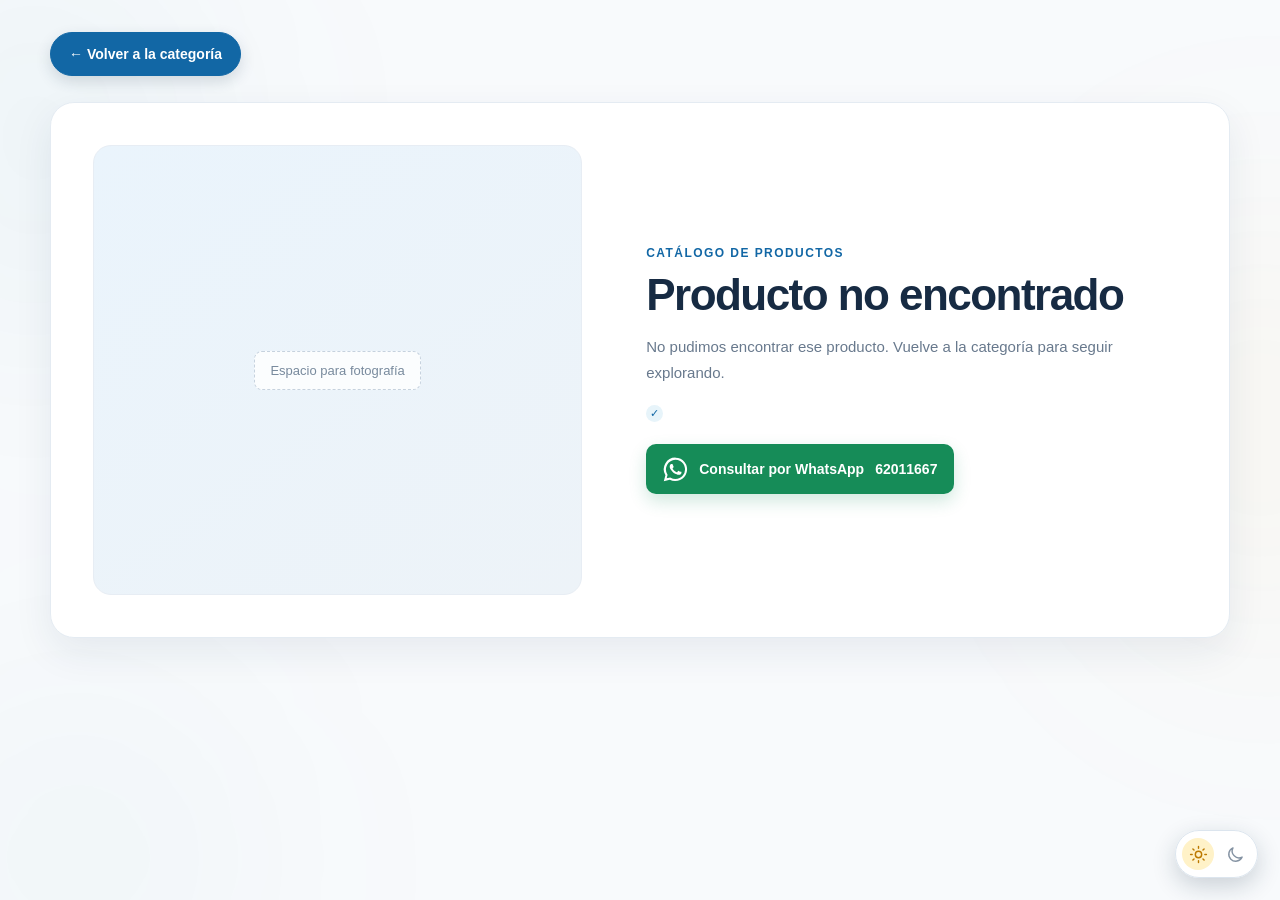
<file: pages/producto.html>
<!doctype html>
<html lang="es">
  <head>
    <meta charset="utf-8" />
    <meta name="viewport" content="width=device-width, initial-scale=1" />
    <meta name="description" content="Información, precio y contacto para consultar este</head> producto." />
    <title>Detalle del producto | Librería y Papelería</title>
    <link rel="icon" type="image/png" href="../assets/images/carrucel/favicon-carrucel.png" />
    <link rel="stylesheet" href="../css/styles.css" />
    <link rel="stylesheet" href="../css/products.css" />
    <link rel="stylesheet" href="../css/theme.css" />
  </head>
  <body>
    <main class="product-page product-page--detail" id="product-detail-page">
      <a class="product-page__back" id="product-detail-back" href="papeleria.html">← Volver a la categoría</a>

      <article class="product-detail" aria-labelledby="product-detail-title">
        <div class="product-detail__image" id="product-detail-image" role="img" aria-label="Espacio para la fotografía del producto">
          <span>Espacio para fotografía</span>
        </div>

        <div class="product-detail__info">
          <p class="product-detail__category" id="product-detail-category"></p>
          <h1 class="product-detail__title" id="product-detail-title">Cargando producto…</h1>
          <p class="product-detail__description" id="product-detail-description"></p>
          <p class="product-detail__price" id="product-detail-price"></p>
          <p class="product-detail__availability"><span class="product-card__stock-icon" aria-hidden="true">✓</span><span id="product-detail-availability"></span></p>

          <section class="product-detail__colors" id="product-detail-colors" aria-labelledby="product-detail-colors-title" hidden>
            <h2 id="product-detail-colors-title">Colores disponibles</h2>
            <p>Consulta los tonos disponibles por WhatsApp.</p>
            <span class="product-detail__color-pending">Colores por confirmar</span>
          </section>

          <p class="product-detail__reference" id="product-detail-reference"></p>

          <a class="product-detail__contact" id="product-detail-contact" href="https://wa.me/50362011667" target="_blank" rel="noopener noreferrer">
            <svg viewBox="0 0 32 32" aria-hidden="true">
              <path d="M16 .8A15 15 0 0 0 3.1 23.5L1 31l7.7-2A15 15 0 1 0 16 .8Zm0 27.3a12.2 12.2 0 0 1-6.2-1.7l-.5-.3-4.6 1.2 1.2-4.5-.3-.5A12.2 12.2 0 1 1 16 28.1Zm6.7-9.1c-.4-.2-2.2-1.1-2.6-1.2-.3-.1-.6-.2-.8.2s-.9 1.2-1.1 1.4-.4.3-.8.1a10 10 0 0 1-3-1.8 11 11 0 0 1-2.1-2.6c-.2-.4 0-.6.2-.8l.6-.7c.2-.2.2-.4.4-.7.1-.2 0-.5 0-.7s-.8-2-1.1-2.7c-.3-.7-.6-.6-.8-.6h-.7c-.2 0-.7.1-1 .5-.4.4-1.3 1.3-1.3 3.1s1.3 3.5 1.5 3.7c.2.2 2.6 4 6.3 5.6.9.4 1.6.6 2.2.8.9.3 1.7.3 2.3.2.7-.1 2.2-.9 2.5-1.8.3-.9.3-1.6.2-1.8-.1-.2-.3-.3-.7-.5Z" />
            </svg>
            <span>Consultar por WhatsApp</span>
            <strong>62011667</strong>
          </a>
        </div>
      </article>
    </main>
    <script src="../js/product-detail.js" defer></script>
    <script src="../js/theme.js" defer></script>
  </body>
</html>
</file>
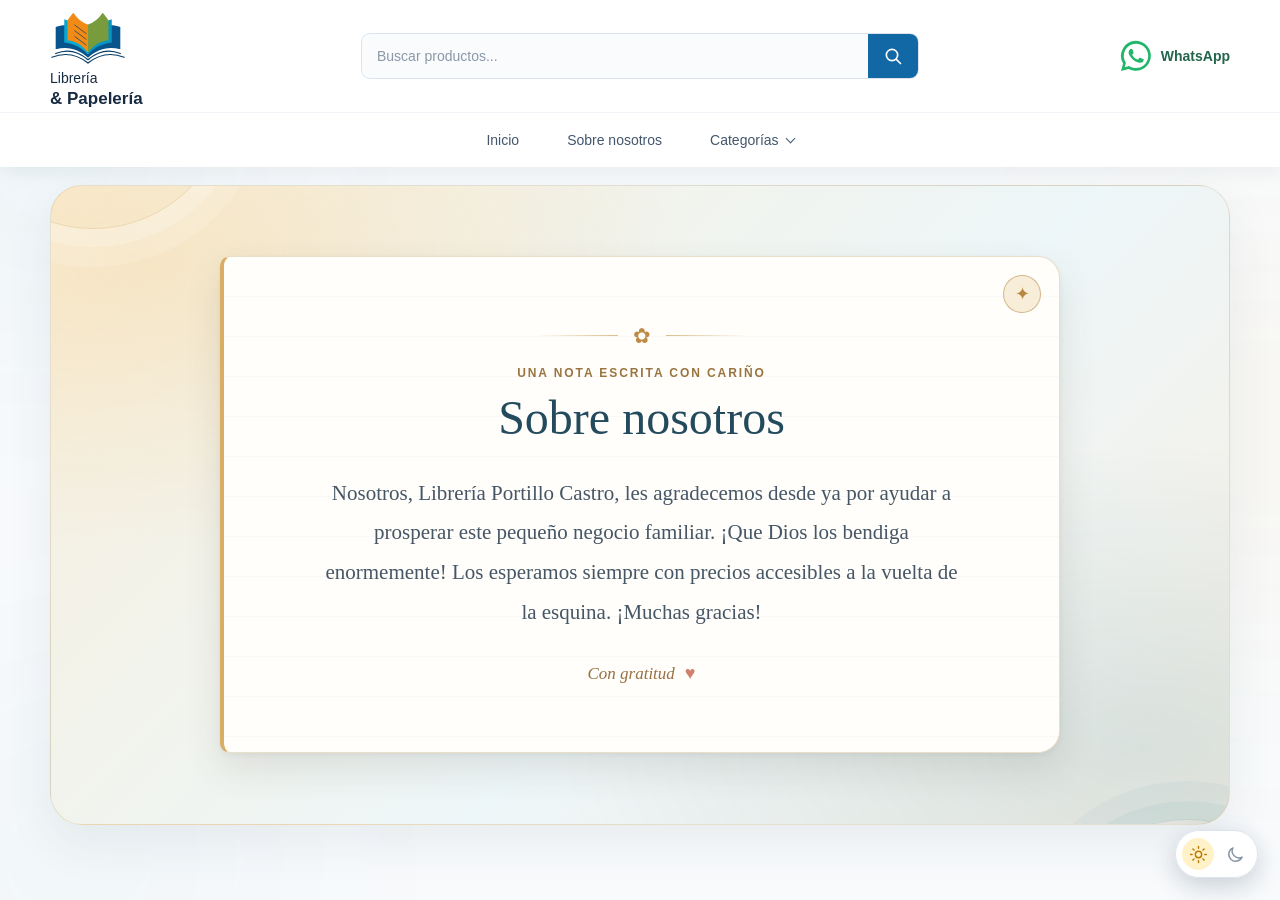
<file: pages/sobre-nosotros.html>
<!doctype html>
<html lang="es">
  <head>
    <meta charset="utf-8" />
    <meta name="viewport" content="width=device-width, initial-scale=1" />
    <meta name="description" content="Conoce el agradecimiento de Librería Portillo Castro a quienes</head> apoyan este negocio familiar." />
    <title>Sobre nosotros | Librería Portillo Castro</title>
    <link rel="icon" type="image/png" href="../assets/images/carrucel/favicon-carrucel.png" />
    <link rel="stylesheet" href="../css/styles.css" />
    <link rel="stylesheet" href="../css/about.css" />
    <link rel="stylesheet" href="../css/theme.css" />
  </head>
  <body>
    <header class="site-header">
      <div class="header-main">
        <a class="brand</title>" href="../index.html#inicio" aria-label="Ir al inicio"></body>
          <svg class="brand-logo" viewBox="0 0 160 120" role="img" aria-labelledby="logo-title">
            <title id="logo-title">Logo de libro abierto</title>
            <path class="book-shadow" d="M12 43c22-8 47-2 68 13 21-15 46-21 68-13v47c-27-7-48 0-68 18-20-18-41-25-68-18z" />
            <path class="book-left" d="M30 27c19 5 35 14 50 27v47c-15-16-32-23-50-25z" />
            <path class="book-right" d="M130 27c-19 5-35 14-50 27v47c15-16 32-23 50-25z" />
            <path class="page-left" d="M49 13c10 14 20 21 31 25v59c-13-17-26-24-43-26V29c4-6 8-11 12-16z" />
            <path class="page-right" d="M111 13c-10 14-20 21-31 25v59c13-17 26-24 43-26V29c-4-6-8-11-12-16z" />
            <path class="page-lines" d="M52 39l24 18M52 51l24 18M52 63l24 18" />
            <path class="book-base" d="M12 99c24-10 47-5 68 13 21-18 44-23 68-13M4 107c27-11 52-7 76 12 24-19 49-23 76-12" />
          </svg>
          <span class="brand-name">Librería <strong>&amp; Papelería</strong></span>
        </a>

        <form class="search" role="search" action="#" method="get">
          <label class="sr-only" for="product-search">Buscar productos</label>
          <input
            id="product-search"
            type="search"
            name="q"
            placeholder="Buscar productos..."
            aria-controls="product-search-results"
            aria-expanded="false"
            autocomplete="off"
          />
          <button type="submit" aria-label="Buscar">
            <svg viewBox="0 0 24 24" aria-hidden="true">
              <circle cx="10.8" cy="10.8" r="6.8" />
              <path d="m16 16 5 5" />
            </svg>
          </button>
          <div class="search-results" id="product-search-results" role="listbox" hidden></div>
        </form>

        <a
          class="whatsapp-link"
          href="https://wa.me/123456789"
          target="_blank"
          rel="noopener noreferrer"
          aria-label="Escríbenos por WhatsApp"
        >
          <svg viewBox="0 0 32 32" role="img" aria-label="WhatsApp">
            <path d="M16 .8A15 15 0 0 0 3.1 23.5L1 31l7.7-2A15 15 0 1 0 16 .8Zm0 27.3a12.2 12.2 0 0 1-6.2-1.7l-.5-.3-4.6 1.2 1.2-4.5-.3-.5A12.2 12.2 0 1 1 16 28.1Zm6.7-9.1c-.4-.2-2.2-1.1-2.6-1.2-.3-.1-.6-.2-.8.2s-.9 1.2-1.1 1.4-.4.3-.8.1a10 10 0 0 1-3-1.8 11 11 0 0 1-2.1-2.6c-.2-.4 0-.6.2-.8l.6-.7c.2-.2.2-.4.4-.7.1-.2 0-.5 0-.7s-.8-2-1.1-2.7c-.3-.7-.6-.6-.8-.6h-.7c-.2 0-.7.1-1 .5-.4.4-1.3 1.3-1.3 3.1s1.3 3.5 1.5 3.7c.2.2 2.6 4 6.3 5.6.9.4 1.6.6 2.2.8.9.3 1.7.3 2.3.2.7-.1 2.2-.9 2.5-1.8.3-.9.3-1.6.2-1.8-.1-.2-.3-.3-.7-.5Z" />
          </svg>
          <span>WhatsApp</span>
        </a>
      </div>

      <nav class="main-nav" aria-label="Navegación principal">
        <a class="nav-link" href="../index.html#inicio">Inicio</a>
        <a class="nav-link" href="sobre-nosotros.html" aria-current="page">Sobre nosotros</a>
        <details class="categories" id="categorias">
          <summary class="nav-link">Categorías <span class="chevron" aria-hidden="true"></span></summary>
          <div class="category-panel">
            <section class="category-column" aria-labelledby="category-papeleria">
              <h2 id="category-papeleria"><a href="papeleria.html">Papelería</a></h2>
            </section>
            <section class="category-column" aria-labelledby="category-escolar">
              <h2 id="category-escolar"><a href="escolar.html">Escolar</a></h2>
            </section>
            <section class="category-column" aria-labelledby="category-ciber">
              <h2 id="category-ciber"><a href="ciber.html">Ciber</a></h2>
            </section>
          </div>
        </details>
      </nav>
    </header>

    <main>
      <section class="about-letter-section" aria-labelledby="about-title">
        <article class="about-letter">
          <div class="about-letter__ornament" aria-hidden="true">
            <span></span><span class="about-letter__flower">✿</span><span></span>
          </div>
          <p class="about-letter__eyebrow">Una nota escrita con cariño</p>
          <h1 class="about-letter__title" id="about-title">Sobre nosotros</h1>
          <p class="about-letter__message">Nosotros, Librería Portillo Castro, les agradecemos desde ya por ayudar a prosperar este pequeño negocio familiar. ¡Que Dios los bendiga enormemente! Los esperamos siempre con precios accesibles a la vuelta de la esquina. ¡Muchas gracias!</p>
          <div class="about-letter__closing" aria-hidden="true">Con gratitud <span>♥</span></div>
          <span class="about-letter__seal" aria-hidden="true">✦</span>
        </article>
      </section>
    </main>

    <script src="../js/search.js" defer></script>
    <script src="../js/theme.js" defer></script>
  </body>
</html>
</file>
<file: css/styles.css>
:root {
  color-scheme: light;
  font-family: "Segoe UI", Arial, sans-serif;
  color: #172b43;
  background: #F8FAFC;
  font-synthesis: none;
  text-rendering: optimizeLegibility;
  --blue: #1267a5;
  --blue-dark: #0b4b7a;
  --muted: #68798d;
  --line: #e7edf4;
}

* {
  box-sizing: border-box;
}

body {
  position: relative;
  isolation: isolate;
  min-width: 320px;
  min-height: 100vh;
  margin: 0;
  background-color: #F8FAFC;
  background-image: radial-gradient(circle, #CBD5E1 0.5px, transparent 0.7px);
  background-size: 24px 24px;
}

body::before,
body::after {
  position: fixed;
  z-index: -1;
  inset: 0;
  pointer-events: none;
  content: "";
}

body::before {
  inset: -12vh -8vw;
  background:
    radial-gradient(ellipse 250px 290px at 8% 22%, rgb(14 116 144 / 8%), transparent 100%),
    radial-gradient(ellipse 260px 300px at 94% 48%, rgb(245 158 11 / 8%), transparent 100%),
    radial-gradient(ellipse 230px 270px at 12% 88%, rgb(14 116 144 / 6%), transparent 100%);
  filter: blur(120px);
}

body::after {
  background: url("../assets/images/stationery-doodles.svg") center / 100% 100% no-repeat;
  opacity: 0.06;
}

@media (max-width: 1359px) {
  body::after {
    display: none;
  }
}

a {
  color: inherit;
  text-decoration: none;
}

.site-header {
  position: relative;
  z-index: 2;
  background: #fff;
  box-shadow: 0 4px 18px rgb(28 56 83 / 7%);
}

.header-main {
  display: grid;
  grid-template-columns: minmax(190px, 1fr) minmax(260px, 2fr) minmax(145px, 1fr);
  align-items: center;
  gap: 32px;
  width: min(1180px, calc(100% - 48px));
  min-height: 112px;
  margin: 0 auto;
}

.brand {
  display: inline-flex;
  align-items: center;
  gap: 10px;
  width: fit-content;
  color: var(--blue-dark);
}

.brand-logo {
  display: block;
  width: 76px;
  height: 68px;
  flex: 0 0 auto;
}

.book-shadow {
  fill: #07558c;
}

.book-left {
  fill: #0ba7d1;
}

.book-right {
  fill: #0795c3;
}

.page-left {
  fill: #f28b16;
}

.page-right {
  fill: #789b3d;
}

.page-lines,
.book-base {
  fill: none;
  stroke: #063c65;
  stroke-linecap: round;
  stroke-linejoin: round;
  stroke-width: 2.5;
}

.page-lines {
  stroke: #073f64;
  stroke-width: 1.5;
}

.brand-name {
  display: grid;
  font-size: 14px;
  line-height: 1.35;
  white-space: nowrap;
}

.brand-name strong {
  font-size: 17px;
}

.search {
  position: relative;
  display: flex;
  height: 46px;
  overflow: visible;
  border: 1px solid #dce5ee;
  border-radius: 9px;
  background: #f9fbfd;
  transition: border-color 160ms ease, box-shadow 160ms ease;
}

.search:focus-within {
  border-color: #79acd2;
  box-shadow: 0 0 0 3px rgb(18 103 165 / 12%);
}

.search input {
  width: 100%;
  min-width: 0;
  padding: 0 15px;
  border: 0;
  outline: 0;
  background: transparent;
  color: #172b43;
  font: inherit;
  font-size: 14px;
}

.search input::placeholder {
  color: #8a98a8;
}

.search button {
  display: grid;
  width: 50px;
  flex: 0 0 auto;
  place-items: center;
  border: 0;
  background: var(--blue);
  color: #fff;
  cursor: pointer;
  transition: background 160ms ease;
}

.search button:hover {
  background: var(--blue-dark);
}

.search button {
  border-radius: 0 8px 8px 0;
}

.search-results {
  position: absolute;
  z-index: 5;
  top: calc(100% + 8px);
  right: 0;
  left: 0;
  display: grid;
  max-height: min(360px, 65vh);
  gap: 3px;
  overflow-y: auto;
  padding: 7px;
  border: 1px solid #e2eaf1;
  border-radius: 10px;
  background: #fff;
  box-shadow: 0 14px 30px rgb(28 56 83 / 16%);
}

.search-results[hidden] {
  display: none;
}

.search-result {
  display: grid;
  gap: 3px;
  padding: 9px 10px;
  border-radius: 7px;
  transition: background 140ms ease;
}

.search-result:hover,
.search-result:focus-visible {
  outline: none;
  background: #f0f6fa;
}

.search-result__name {
  color: #1b334b;
  font-size: 13px;
  font-weight: 650;
}

.search-result__category {
  color: var(--muted);
  font-size: 11px;
}

.search-results__empty {
  margin: 0;
  padding: 10px;
  color: var(--muted);
  font-size: 13px;
}

.search button svg {
  width: 20px;
  fill: none;
  stroke: currentColor;
  stroke-linecap: round;
  stroke-width: 2;
}

.whatsapp-link {
  display: inline-flex;
  align-items: center;
  justify-self: end;
  gap: 9px;
  color: #23664b;
  font-size: 14px;
  font-weight: 600;
  transition: color 160ms ease;
}

.whatsapp-link:hover {
  color: #128c58;
}

.whatsapp-link svg {
  display: block;
  width: 32px;
  height: 32px;
  fill: #20b76a;
}

.main-nav {
  display: flex;
  justify-content: center;
  align-items: stretch;
  gap: 42px;
  min-height: 54px;
  padding: 0 24px;
  border-top: 1px solid #f0f3f7;
}

.nav-link {
  display: inline-flex;
  align-items: center;
  gap: 8px;
  min-height: 54px;
  padding: 0 3px;
  color: #43566c;
  font: inherit;
  font-size: 14px;
  font-weight: 500;
  transition: color 160ms ease;
}

a.nav-link:hover,
.categories[open] > summary,
.categories:hover > summary {
  color: var(--blue);
}

.categories {
  position: relative;
}

.categories summary {
  cursor: pointer;
  list-style: none;
}

.categories summary::-webkit-details-marker {
  display: none;
}

.chevron {
  width: 7px;
  height: 7px;
  margin-top: -4px;
  border-right: 1.5px solid currentColor;
  border-bottom: 1.5px solid currentColor;
  transform: rotate(45deg);
  transition: transform 160ms ease;
}

.categories[open] .chevron,
.categories:hover .chevron,
.categories:focus-within .chevron {
  margin-top: 4px;
  transform: rotate(225deg);
}

.categories[open] > .category-panel,
.categories:hover > .category-panel,
.categories:focus-within > .category-panel {
  display: grid;
}

.category-panel {
  position: absolute;
  top: 100%;
  left: 50%;
  display: grid;
  grid-template-columns: repeat(3, minmax(170px, 1fr));
  gap: 34px;
  width: min(720px, calc(100vw - 40px));
  max-height: min(75vh, 700px);
  overflow-y: auto;
  padding: 27px 30px 29px;
  border: 1px solid #edf1f5;
  border-radius: 0 0 12px 12px;
  background: #fff;
  box-shadow: 0 18px 38px rgb(28 56 83 / 16%);
  transform: translateX(-50%);
}

.category-column {
  display: flex;
  flex-direction: column;
  align-items: flex-start;
  gap: 11px;
}

.category-column + .category-column {
  padding-left: 25px;
  border-left: 1px solid var(--line);
}

.category-column h2 {
  margin: 0 0 4px;
  color: var(--blue-dark);
  font-size: 15px;
  font-weight: 700;
}

.category-column h2 a {
  color: inherit;
  font-size: inherit;
  font-weight: inherit;
}

.category-column a {
  color: var(--muted);
  font-size: 13px;
  line-height: 1.4;
  transition: color 160ms ease, transform 160ms ease;
}

.category-column a:hover {
  color: var(--blue);
  transform: translateX(2px);
}

.sr-only {
  position: absolute;
  width: 1px;
  height: 1px;
  padding: 0;
  overflow: hidden;
  clip: rect(0, 0, 0, 0);
  white-space: nowrap;
  clip-path: inset(50%);
}

@media (max-width: 760px) {
  .header-main {
    grid-template-columns: 1fr auto;
    gap: 14px 20px;
    width: min(100% - 32px, 600px);
    padding: 15px 0;
  }

  .brand-logo {
    width: 60px;
    height: 54px;
  }

  .brand-name {
    font-size: 12px;
  }

  .brand-name strong {
    font-size: 14px;
  }

  .whatsapp-link {
    grid-column: 2;
    grid-row: 1;
  }

  .whatsapp-link span {
    display: none;
  }

  .search {
    grid-column: 1 / -1;
    grid-row: 2;
  }

  .main-nav {
    justify-content: center;
    gap: clamp(14px, 5vw, 30px);
    min-height: 50px;
    padding: 0 16px;
  }

  .nav-link {
    min-height: 50px;
    font-size: 13px;
  }

  .category-panel {
    left: auto;
    right: -80px;
    grid-template-columns: repeat(3, minmax(0, 1fr));
    gap: 15px;
    width: min(560px, calc(100vw - 24px));
    padding: 20px 17px;
    transform: none;
  }

  .category-column + .category-column {
    padding-left: 13px;
  }
}

@media (max-width: 480px) {
  .main-nav {
    justify-content: space-around;
    gap: 8px;
    padding: 0 10px;
  }

  .nav-link {
    gap: 5px;
    font-size: 12px;
  }

  .category-panel {
    right: -94px;
    grid-template-columns: 1fr;
    gap: 16px;
    max-height: min(70vh, 430px);
    overflow-y: auto;
  }

  .category-column + .category-column {
    padding: 15px 0 0;
    border-top: 1px solid var(--line);
    border-left: 0;
  }

  .category-column {
    gap: 9px;
  }
}

@media (prefers-reduced-motion: reduce) {
  *,
  *::before,
  *::after {
    scroll-behavior: auto !important;
    transition-duration: 0.01ms !important;
  }
}
</file>
<file: css/carousel.css>
.hero-section {
  width: min(1180px, calc(100% - 48px));
  margin: 30px auto 48px;
}

.hero-slider {
  position: relative;
  min-height: 430px;
  overflow: hidden;
  border-radius: 20px;
  background: #176eb5;
  box-shadow: 0 18px 45px rgb(27 56 86 / 16%);
  isolation: isolate;
}

.hero-slide {
  position: absolute;
  inset: 0;
  display: grid;
  grid-template-columns: minmax(0, 1.1fr) minmax(300px, 0.9fr);
  align-items: center;
  gap: 28px;
  padding: 54px 92px 75px;
  color: #fff;
  opacity: 0;
  visibility: hidden;
  transform: translateX(12px);
  transition: opacity 600ms ease, transform 600ms ease, visibility 0s linear 600ms;
}

.hero-slide.is-active {
  z-index: 1;
  opacity: 1;
  visibility: visible;
  transform: translateX(0);
  transition-delay: 0s;
}

.hero-slide--synergy {
  background: linear-gradient(112deg, #145eaa 0%, #147db9 58%, #42a6c7 100%);
}

.hero-slide--school {
  color: #183b4a;
  background: linear-gradient(112deg, #f8d875 0%, #f5c95a 54%, #f4a66e 100%);
}

.hero-slide--print {
  background: linear-gradient(112deg, #383d83 0%, #5557a4 58%, #7774b9 100%);
}

.hero-copy {
  position: relative;
  z-index: 1;
  max-width: 510px;
}

.hero-eyebrow {
  display: inline-block;
  margin-bottom: 13px;
  color: rgb(255 255 255 / 82%);
  font-size: 12px;
  font-weight: 700;
  letter-spacing: 0.15em;
  text-transform: uppercase;
}

.hero-slide--school .hero-eyebrow {
  color: #65502c;
}

.hero-copy h1,
.hero-copy h2 {
  margin: 0;
  font-size: clamp(35px, 4.3vw, 54px);
  font-weight: 700;
  letter-spacing: -0.045em;
  line-height: 1.04;
}

.hero-slide--synergy .hero-copy h1 {
  font-size: clamp(36px, 3.8vw, 46px);
  letter-spacing: -0.035em;
}

.hero-copy h1 span,
.hero-copy h2 span {
  color: #ffcf73;
}

.hero-slide--school .hero-copy h2 span {
  color: #167c88;
}

.hero-description {
  max-width: 420px;
  margin: 15px 0 16px;
  color: rgb(255 255 255 / 88%);
  font-size: 15px;
  line-height: 1.55;
}

.hero-slide--school .hero-description {
  color: #40525a;
}

.hero-benefits {
  display: grid;
  gap: 8px;
  margin: 0 0 23px;
  padding: 0;
  list-style: none;
}

.hero-benefits li {
  display: flex;
  align-items: center;
  gap: 9px;
  color: rgb(255 255 255 / 92%);
  font-size: 13px;
}

.hero-benefits li::before {
  display: grid;
  width: 18px;
  height: 18px;
  flex: 0 0 18px;
  place-items: center;
  border: 1px solid rgb(255 255 255 / 65%);
  border-radius: 50%;
  color: #fff;
  content: "✓";
  font-size: 11px;
  font-weight: 700;
}

.hero-slide--school .hero-benefits li {
  color: #344951;
}

.hero-slide--school .hero-benefits li::before {
  border-color: #167c88;
  color: #167c88;
}

.hero-cta {
  display: inline-flex;
  min-height: 46px;
  align-items: center;
  gap: 14px;
  padding: 0 19px;
  border: 0;
  border-radius: 8px;
  background: #fff;
  box-shadow: 0 6px 16px rgb(19 42 71 / 14%);
  color: #145e9e;
  font-size: 13px;
  font-weight: 700;
  transition: transform 160ms ease, box-shadow 160ms ease;
}

.hero-cta:hover {
  box-shadow: 0 9px 20px rgb(19 42 71 / 20%);
  transform: translateY(-2px);
}

.hero-cta span {
  font-size: 18px;
  line-height: 1;
}

.hero-slide--school .hero-cta {
  background: #174c5d;
  color: #fff;
}

.hero-slide--print .hero-cta {
  color: #45498e;
}

.hero-art {
  display: grid;
  min-width: 0;
  height: 100%;
  place-items: center;
}

.hero-art__image {
  display: block;
  width: min(100%, 430px);
  max-height: 330px;
  object-fit: contain;
  filter: drop-shadow(0 17px 13px rgb(16 38 76 / 12%));
}

.hero-arrow {
  position: absolute;
  z-index: 3;
  top: 50%;
  display: grid;
  width: 42px;
  height: 42px;
  place-items: center;
  border: 1px solid rgb(255 255 255 / 55%);
  border-radius: 50%;
  background: rgb(255 255 255 / 90%);
  box-shadow: 0 3px 12px rgb(23 44 72 / 14%);
  color: #174c73;
  cursor: pointer;
  transform: translateY(-50%);
  transition: background 160ms ease, transform 160ms ease;
}

.hero-arrow:hover {
  background: #fff;
  transform: translateY(-50%) scale(1.06);
}

.hero-arrow svg {
  width: 21px;
  fill: none;
  stroke: currentColor;
  stroke-linecap: round;
  stroke-linejoin: round;
  stroke-width: 2;
}

.hero-arrow--prev {
  left: 20px;
}

.hero-arrow--next {
  right: 20px;
}

.hero-controls {
  position: absolute;
  z-index: 4;
  right: 0;
  bottom: 19px;
  left: 0;
  display: flex;
  align-items: center;
  justify-content: center;
  gap: 14px;
}

.hero-dots {
  display: flex;
  align-items: center;
  gap: 8px;
}

.hero-dot {
  width: 9px;
  height: 9px;
  padding: 0;
  border: 1px solid rgb(255 255 255 / 88%);
  border-radius: 99px;
  background: rgb(255 255 255 / 48%);
  cursor: pointer;
  transition: width 180ms ease, background 180ms ease;
}

.hero-dot.is-active {
  width: 24px;
  background: #fff;
}

.hero-toggle {
  display: grid;
  width: 25px;
  height: 25px;
  place-items: center;
  padding: 0;
  border: 1px solid rgb(255 255 255 / 65%);
  border-radius: 50%;
  background: rgb(20 46 86 / 22%);
  color: #fff;
  cursor: pointer;
  font-size: 12px;
  line-height: 1;
}

.hero-slide--school.is-active ~ .hero-controls .hero-toggle {
  border-color: rgb(24 59 74 / 45%);
  background: rgb(24 59 74 / 12%);
  color: #183b4a;
}

.hero-arrow:focus-visible,
.hero-dot:focus-visible,
.hero-toggle:focus-visible,
.hero-cta:focus-visible {
  outline: 3px solid #ffcf73;
  outline-offset: 3px;
}

@media (max-width: 760px) {
  .hero-section {
    width: min(100% - 32px, 600px);
    margin-top: 22px;
  }

  .hero-slider {
    min-height: 640px;
    border-radius: 16px;
  }

  .hero-slide {
    grid-template-columns: 1fr;
    grid-template-rows: auto minmax(190px, 0.8fr);
    align-content: center;
    gap: 6px;
    padding: 38px 55px 76px;
  }

  .hero-copy {
    max-width: 520px;
  }

  .hero-copy h1,
  .hero-copy h2 {
    font-size: clamp(36px, 8vw, 48px);
  }

  .hero-slide--synergy .hero-copy h1 {
    font-size: clamp(32px, 7vw, 42px);
  }

  .hero-description {
    margin: 12px 0;
    font-size: 14px;
  }

  .hero-benefits {
    gap: 6px;
    margin-bottom: 17px;
  }

  .hero-art {
    min-height: 190px;
  }

  .hero-art__image {
    width: min(90%, 340px);
    max-height: 220px;
  }

  .hero-arrow {
    width: 36px;
    height: 36px;
  }

  .hero-arrow--prev {
    left: 10px;
  }

  .hero-arrow--next {
    right: 10px;
  }
}

@media (max-width: 420px) {
  .hero-section {
    width: calc(100% - 24px);
  }

  .hero-slider {
    min-height: 625px;
  }

  .hero-slide {
    grid-template-rows: auto 190px;
    padding: 32px 40px 72px;
  }

  .hero-eyebrow {
    margin-bottom: 10px;
    font-size: 10px;
  }

  .hero-copy h1,
  .hero-copy h2 {
    font-size: 36px;
  }

  .hero-slide--synergy .hero-copy h1 {
    font-size: clamp(30px, 9vw, 36px);
  }

  .hero-description {
    font-size: 13px;
  }

  .hero-benefits li {
    gap: 7px;
    font-size: 11px;
  }

  .hero-cta {
    min-height: 42px;
    padding: 0 14px;
    font-size: 12px;
  }
}

@media (prefers-reduced-motion: reduce) {
  .hero-slide,
  .hero-cta,
  .hero-arrow,
  .hero-dot {
    transition: none;
  }
}
</file>
<file: css/categories.css>
/* Sección de categorías principales */
.categories-section {
  width: min(1180px, calc(100% - 48px));
  margin: 0 auto 76px;
}

.categories-heading {
  margin-bottom: 27px;
  text-align: center;
}

.categories-eyebrow {
  color: var(--blue);
  font-size: 11px;
  font-weight: 700;
  letter-spacing: 0.14em;
  text-transform: uppercase;
}

.categories-heading h2 {
  margin: 7px 0 5px;
  color: #172b43;
  font-size: clamp(30px, 4vw, 38px);
  font-weight: 700;
  letter-spacing: -0.035em;
}

.categories-heading p {
  margin: 0;
  color: var(--muted);
  font-size: 14px;
}

.category-grid {
  display: grid;
  grid-template-columns: repeat(3, minmax(0, 1fr));
  gap: 24px;
}

.category-card {
  display: block;
  min-width: 0;
  padding: 13px;
  overflow: hidden;
  border: 1px solid #e8edf3;
  border-radius: 20px;
  background: #fff;
  box-shadow: 0 9px 24px rgb(28 56 83 / 7%);
  transition: transform 220ms ease, box-shadow 220ms ease, border-color 220ms ease;
}

.category-card:hover {
  transform: translateY(-6px);
  border-color: #d4e1ed;
  box-shadow: 0 17px 34px rgb(28 56 83 / 13%);
}

.category-card:focus-visible {
  outline: 3px solid #79acd2;
  outline-offset: 4px;
}

.category-image-frame {
  position: relative;
  aspect-ratio: 1.42;
  overflow: hidden;
  border-radius: 16px;
  background: #edf3f8;
}

/* Reemplaza el placeholder del HTML por una imagen con clase .category-image. */
.category-image {
  display: grid;
  width: 100%;
  height: 100%;
  place-items: center;
  object-fit: cover;
  transition: transform 450ms cubic-bezier(0.2, 0.7, 0.2, 1);
}

.category-photo {
  position: absolute;
  inset: 0;
}

.category-card:hover .category-image {
  transform: scale(1.06);
}

.category-image-placeholder {
  position: relative;
  isolation: isolate;
  background: linear-gradient(140deg, #eaf2f8, #dce8f1);
  color: #72869a;
}

.category-image-placeholder::before,
.category-image-placeholder::after {
  position: absolute;
  z-index: -1;
  display: block;
  border-radius: 50%;
  background: rgb(255 255 255 / 38%);
  content: "";
}

.category-image-placeholder::before {
  top: -34%;
  right: -7%;
  width: 61%;
  aspect-ratio: 1;
}

.category-image-placeholder::after {
  bottom: -48%;
  left: -9%;
  width: 64%;
  aspect-ratio: 1;
  background: rgb(18 103 165 / 7%);
}

.category-card:nth-child(2) .category-image-placeholder {
  background: linear-gradient(140deg, #f7f1e6, #eee2cb);
}

.category-card:nth-child(3) .category-image-placeholder {
  background: linear-gradient(140deg, #e7f2f2, #d6e8e7);
}

.category-image-placeholder span {
  padding: 9px 13px;
  border: 1px dashed rgb(104 121 141 / 38%);
  border-radius: 8px;
  background: rgb(255 255 255 / 55%);
  font-size: 12px;
  font-weight: 500;
  text-align: center;
}

.category-card-copy {
  display: flex;
  align-items: center;
  justify-content: space-between;
  gap: 12px;
  padding: 17px 5px 5px;
}

.category-card-copy h3 {
  margin: 0;
  color: #1b334b;
  font-size: 16px;
  font-weight: 700;
  letter-spacing: 0.045em;
}

.category-card-link {
  display: inline-flex;
  align-items: center;
  gap: 7px;
  color: #748397;
  font-size: 12px;
  transition: color 180ms ease;
}

.category-card-link span {
  color: var(--blue);
  font-size: 16px;
  transition: transform 180ms ease;
}

.category-card:hover .category-card-link {
  color: var(--blue-dark);
}

.category-card:hover .category-card-link span {
  transform: translateX(3px);
}

@media (max-width: 760px) {
  .categories-section {
    width: min(100% - 32px, 600px);
    margin-bottom: 52px;
  }

  .category-grid {
    grid-template-columns: 1fr;
    gap: 17px;
  }

  .category-image-frame {
    aspect-ratio: 1.55;
  }
}

@media (max-width: 420px) {
  .categories-section {
    width: calc(100% - 24px);
  }

  .category-card {
    padding: 10px;
    border-radius: 17px;
  }

  .category-image-frame {
    border-radius: 13px;
  }

  .category-card-copy {
    padding-top: 14px;
  }
}

@media (prefers-reduced-motion: reduce) {
  .category-card,
  .category-image,
  .category-card-link,
  .category-card-link span {
    transition: none;
  }
}
</file>
<file: css/theme.css>
html[data-theme="dark"] {
  color-scheme: dark;
  color: #e7edf5;
  background: #101720;
  --blue: #70bdf2;
  --blue-dark: #3996d0;
  --muted: #b2bfce;
  --line: #334151;
}

html[data-theme="dark"] body {
  color: #e7edf5;
  background-color: #101720;
  background-image: radial-gradient(circle, rgb(148 163 184 / 18%) 0.5px, transparent 0.7px);
  background-size: 24px 24px;
}

html[data-theme="dark"] body::before {
  display: none;
}

html[data-theme="dark"] body::after {
  opacity: 0.025;
}

html[data-theme="dark"] .site-header {
  background: #17212c;
  box-shadow: 0 4px 18px rgb(0 0 0 / 25%);
}

html[data-theme="dark"] .brand {
  color: #b7dfff;
}

html[data-theme="dark"] .main-nav {
  border-top-color: #2b3948;
}

html[data-theme="dark"] .nav-link {
  color: #c5d0dd;
}

html[data-theme="dark"] .search {
  border-color: #354657;
  background: #202c39;
}

html[data-theme="dark"] .search input {
  color: #eef4fa;
}

html[data-theme="dark"] .search input::placeholder {
  color: #9eacbb;
}

html[data-theme="dark"] .search-results,
html[data-theme="dark"] .category-panel {
  border-color: #354657;
  background: #1a2531;
  box-shadow: 0 16px 36px rgb(0 0 0 / 35%);
}

html[data-theme="dark"] .search-result__name,
html[data-theme="dark"] .category-column h2 a {
  color: #e2edf8;
}

html[data-theme="dark"] .search-result__category,
html[data-theme="dark"] .search-results__empty,
html[data-theme="dark"] .category-column a {
  color: #b2bfce;
}

html[data-theme="dark"] .categories-section {
  color: #e7edf5;
}

html[data-theme="dark"] .categories-heading h2,
html[data-theme="dark"] .category-card-copy h3 {
  color: #e7edf5;
}

html[data-theme="dark"] .categories-heading p,
html[data-theme="dark"] .category-card-link {
  color: #b2bfce;
}

html[data-theme="dark"] .category-card {
  border-color: #2b3948;
  background: #1a2531;
  box-shadow: 0 9px 24px rgb(0 0 0 / 18%);
}

html[data-theme="dark"] .category-card:hover {
  border-color: #43566a;
  box-shadow: 0 17px 34px rgb(0 0 0 / 28%);
}

html[data-theme="dark"] .category-image-frame {
  background: #202c39;
}

html[data-theme="dark"] .category-image-placeholder {
  background: linear-gradient(140deg, #263646, #1c2a38);
  color: #c0ccd8;
}

html[data-theme="dark"] .product-page {
  color: #e7edf5;
}

html[data-theme="dark"] .product-catalog__header {
  border-color: #2b3948;
  background: linear-gradient(125deg, color-mix(in srgb, var(--catalog-accent) 23%, #17212c), #1a2531 72%, color-mix(in srgb, var(--catalog-accent) 18%, #17212c));
  box-shadow: 0 12px 28px rgb(0 0 0 / 20%);
}

html[data-theme="dark"] .product-catalog__eyebrow {
  border-color: color-mix(in srgb, var(--catalog-accent) 45%, #344354);
  background: rgb(15 23 32 / 72%);
}

html[data-theme="dark"] .product-catalog__title,
html[data-theme="dark"] .product-card__title,
html[data-theme="dark"] .product-detail__title {
  color: #e7edf5;
}

html[data-theme="dark"] .product-catalog__description,
html[data-theme="dark"] .product-card__category,
html[data-theme="dark"] .product-card__sku,
html[data-theme="dark"] .product-detail__reference {
  color: #afbdcc;
}

html[data-theme="dark"] .product-card,
html[data-theme="dark"] .product-detail {
  border-color: #2b3948;
  background: #1a2531;
  box-shadow: 0 8px 24px rgb(0 0 0 / 18%);
}

html[data-theme="dark"] .product-card:hover {
  border-color: #43566a;
  box-shadow: 0 14px 28px rgb(0 0 0 / 28%);
}

html[data-theme="dark"] .product-card__image,
html[data-theme="dark"] .product-detail__image {
  border-color: #334354;
  background: linear-gradient(145deg, #202d3b, #253342);
  color: #bdc9d6;
}

html[data-theme="dark"] .product-card__image span,
html[data-theme="dark"] .product-detail__image span {
  border-color: #536476;
  background: rgb(23 33 44 / 84%);
}

html[data-theme="dark"] .product-card__stock,
html[data-theme="dark"] .product-detail__availability {
  color: #83d4b0;
}

html[data-theme="dark"] .product-card__stock-icon {
  background: #203e3b;
  color: #83d4b0;
}

html[data-theme="dark"] .product-detail__colors {
  border-color: #334354;
  background: #202c39;
}

html[data-theme="dark"] .product-detail__colors h2 {
  color: #e7edf5;
}

.theme-toggle {
  position: fixed;
  z-index: 20;
  right: 22px;
  bottom: 22px;
  display: inline-flex;
  align-items: center;
  justify-content: center;
  gap: 5px;
  min-width: 76px;
  min-height: 48px;
  padding: 6px;
  border: 1px solid #dce5ee;
  border-radius: 999px;
  background: rgb(255 255 255 / 94%);
  box-shadow: 0 8px 24px rgb(22 43 65 / 20%);
  color: #77879a;
  cursor: pointer;
  transition: transform 180ms ease, background 180ms ease, border-color 180ms ease, box-shadow 180ms ease;
  backdrop-filter: blur(12px);
}

.theme-toggle:hover {
  transform: translateY(-2px);
  box-shadow: 0 11px 28px rgb(22 43 65 / 25%);
}

.theme-toggle:focus-visible {
  outline: 3px solid #70bdf2;
  outline-offset: 4px;
}

.theme-toggle__icon {
  display: grid;
  width: 32px;
  height: 32px;
  place-items: center;
  border-radius: 50%;
  transition: color 180ms ease, background 180ms ease, transform 180ms ease;
}

.theme-toggle__icon svg {
  display: block;
  width: 19px;
  height: 19px;
  fill: none;
  stroke: currentColor;
  stroke-linecap: round;
  stroke-linejoin: round;
  stroke-width: 1.8;
}

.theme-toggle__icon--sun {
  background: #fff2c8;
  color: #bc7900;
}

.theme-toggle__icon--moon {
  color: #8593a3;
}

html[data-theme="dark"] .theme-toggle {
  border-color: #3c4d60;
  background: rgb(31 43 57 / 96%);
  box-shadow: 0 8px 26px rgb(0 0 0 / 36%);
}

html[data-theme="dark"] .theme-toggle__icon--sun {
  background: transparent;
  color: #8797a8;
}

html[data-theme="dark"] .theme-toggle__icon--moon {
  background: #30486c;
  color: #b9d7ff;
}

@media (max-width: 480px) {
  .theme-toggle {
    right: 14px;
    bottom: 14px;
    min-width: 70px;
    min-height: 44px;
  }
}

@media (prefers-reduced-motion: reduce) {
  .theme-toggle,
  .theme-toggle__icon {
    transition: none;
  }
}
</file>
<file: css/products.css>
/* Catálogos de categoría */
.product-page {
  --catalog-accent: #1267a5;
  --catalog-accent-dark: #0b4b7a;
  --catalog-accent-soft: #eaf4fc;
  padding: 32px 0 8px;
}

.product-page--papeleria {
  --catalog-accent: #147d7a;
  --catalog-accent-dark: #0d5d5b;
  --catalog-accent-soft: #e9f7f5;
}

.product-page--ciber {
  --catalog-accent: #7057a8;
  --catalog-accent-dark: #523c85;
  --catalog-accent-soft: #f1eef9;
}

.product-page__back {
  display: inline-flex;
  min-height: 44px;
  align-items: center;
  gap: 9px;
  margin: 0 0 26px max(24px, calc((100% - 1180px) / 2));
  padding: 10px 18px;
  border: 1px solid var(--catalog-accent);
  border-radius: 999px;
  background: var(--catalog-accent);
  box-shadow: 0 6px 15px rgb(28 56 83 / 16%);
  color: #fff;
  font-size: 14px;
  font-weight: 650;
  transition: background 160ms ease, box-shadow 160ms ease, transform 160ms ease;
}

.product-page__back:hover {
  transform: translateY(-2px);
  background: var(--catalog-accent-dark);
  box-shadow: 0 9px 19px rgb(28 56 83 / 21%);
}

.product-page__back:focus-visible {
  outline: 3px solid color-mix(in srgb, var(--catalog-accent) 38%, white);
  outline-offset: 3px;
}

.product-catalog {
  width: min(1180px, calc(100% - 48px));
  margin: 0 auto 80px;
}

.product-catalog__header {
  position: relative;
  isolation: isolate;
  overflow: hidden;
  margin-bottom: 32px;
  padding: clamp(26px, 5vw, 46px);
  border: 1px solid #e0eaf2;
  border-radius: 24px;
  background: linear-gradient(125deg, var(--catalog-accent-soft), #fff 72%, var(--catalog-accent-soft));
  box-shadow: 0 12px 28px rgb(28 56 83 / 7%);
}

.product-catalog__header::after {
  position: absolute;
  z-index: 0;
  top: -120px;
  right: -70px;
  width: 310px;
  aspect-ratio: 1;
  border: 1px solid color-mix(in srgb, var(--catalog-accent) 18%, transparent);
  border-radius: 50%;
  background: color-mix(in srgb, var(--catalog-accent) 7%, transparent);
  box-shadow: 0 0 0 28px color-mix(in srgb, var(--catalog-accent) 4%, transparent),
    0 0 0 58px color-mix(in srgb, var(--catalog-accent) 3%, transparent);
  content: "";
}

.product-catalog__eyebrow,
.product-catalog__title,
.product-catalog__description {
  position: relative;
  z-index: 1;
}

.product-catalog__eyebrow {
  display: inline-flex;
  align-items: center;
  min-height: 28px;
  padding: 5px 11px;
  border: 1px solid color-mix(in srgb, var(--catalog-accent) 18%, white);
  border-radius: 999px;
  background: rgb(255 255 255 / 78%);
  color: var(--catalog-accent);
  font-size: 11px;
  font-weight: 750;
  letter-spacing: 0.13em;
  text-transform: uppercase;
}

.product-catalog__title {
  margin: 13px 0 8px;
  color: #172b43;
  font-size: clamp(40px, 6vw, 56px);
  font-weight: 750;
  letter-spacing: -0.045em;
  line-height: 1.08;
}

.product-catalog__description {
  max-width: 620px;
  margin: 0;
  color: var(--muted);
  font-size: 16px;
  line-height: 1.65;
}

.product-grid {
  display: grid;
  grid-template-columns: repeat(4, minmax(0, 1fr));
  gap: 22px;
}

.product-card {
  display: flex;
  min-width: 0;
  flex-direction: column;
  padding: 16px;
  border: 1px solid #e7edf4;
  border-radius: 18px;
  background: #fff;
  box-shadow: 0 6px 18px rgb(28 56 83 / 5%);
  transition: transform 180ms ease, box-shadow 180ms ease, border-color 180ms ease;
}

.product-card:hover {
  transform: translateY(-4px);
  border-color: #d4e1ed;
  box-shadow: 0 14px 28px rgb(28 56 83 / 11%);
}

.product-card:focus-within {
  outline: 3px solid #79acd2;
  outline-offset: 3px;
}

.product-card__image {
  display: grid;
  min-height: 210px;
  aspect-ratio: 1.16;
  place-items: center;
  overflow: hidden;
  border-radius: 10px;
  background: linear-gradient(145deg, #f2f6fa, #e7eef5);
  color: #788a9d;
  text-align: center;
}

.product-card__image span {
  padding: 9px 12px;
  border: 1px dashed #c6d2de;
  border-radius: 7px;
  background: rgb(255 255 255 / 68%);
  font-size: 12px;
}

.product-card__image img {
  width: 100%;
  height: 100%;
  object-fit: contain;
}

.product-card__content {
  display: flex;
  flex: 1;
  flex-direction: column;
  align-items: flex-start;
  padding-top: 15px;
}

.product-card__title {
  margin: 0;
  color: #1b334b;
  font-size: 15px;
  font-weight: 750;
  line-height: 1.5;
}

.product-card__category {
  margin: 5px 0 12px;
  color: #78889a;
  font-size: 11px;
  letter-spacing: 0.055em;
}

.product-card__stock {
  display: inline-flex;
  align-items: center;
  gap: 6px;
  margin: 0;
  color: #286b86;
  font-size: 12px;
  font-weight: 600;
}

.product-card__stock-icon {
  display: grid;
  width: 17px;
  height: 17px;
  place-items: center;
  border-radius: 50%;
  background: #e7f4fa;
  color: var(--blue);
  font-size: 11px;
}

.product-card__price {
  margin: 14px 0 12px;
  color: var(--blue);
  font-size: 19px;
  font-weight: 750;
}

.product-card__price--pending {
  font-size: 14px;
}

.product-card__button {
  display: inline-flex;
  min-height: 44px;
  align-items: center;
  justify-content: center;
  width: 100%;
  margin-top: auto;
  padding: 9px 14px;
  border: 0;
  border-radius: 8px;
  background: var(--blue);
  color: #fff;
  font: inherit;
  font-size: 13px;
  font-weight: 650;
  cursor: pointer;
  transition: background 160ms ease, transform 160ms ease;
}

.product-card__button:hover {
  transform: translateY(-1px);
  background: var(--blue-dark);
}

.product-card__button:focus-visible {
  outline: 3px solid #79acd2;
  outline-offset: 3px;
}

.product-card__sku {
  margin: 11px 0 0;
  color: #8794a3;
  font-size: 11px;
}

@media (max-width: 1020px) {
  .product-grid {
    grid-template-columns: repeat(3, minmax(0, 1fr));
  }
}

@media (max-width: 700px) {
  .product-page__back {
    margin-left: max(16px, calc((100% - 600px) / 2));
  }

  .product-catalog {
    width: min(100% - 32px, 600px);
    margin-bottom: 56px;
  }

  .product-grid {
    grid-template-columns: repeat(2, minmax(0, 1fr));
    gap: 16px;
  }

  .product-card {
    padding: 11px;
  }

  .product-card__image {
    min-height: 150px;
  }
}

@media (max-width: 420px) {
  .product-page__back {
    min-height: 42px;
    margin-left: 12px;
    padding: 9px 15px;
    font-size: 13px;
  }

  .product-catalog__header {
    margin-bottom: 24px;
    padding: 24px 20px;
    border-radius: 19px;
  }

  .product-catalog__title {
    font-size: clamp(36px, 11vw, 44px);
  }

  .product-catalog__description {
    font-size: 15px;
  }

  .product-catalog {
    width: calc(100% - 24px);
  }

  .product-grid {
    grid-template-columns: 1fr;
    gap: 14px;
  }

  .product-card {
    padding: 12px;
  }

  .product-card__image {
    min-height: 185px;
  }
}

.product-detail {
  display: grid;
  grid-template-columns: minmax(0, 0.95fr) minmax(0, 1.05fr);
  align-items: center;
  gap: clamp(28px, 5vw, 64px);
  width: min(1180px, calc(100% - 48px));
  margin: 0 auto 80px;
  padding: clamp(20px, 4vw, 42px);
  border: 1px solid #e4ebf2;
  border-radius: 24px;
  background: #fff;
  box-shadow: 0 14px 38px rgb(28 56 83 / 8%);
}

.product-detail__image {
  display: grid;
  min-height: 340px;
  aspect-ratio: 1 / 0.92;
  place-items: center;
  overflow: hidden;
  border: 1px solid #e7edf4;
  border-radius: 18px;
  background: linear-gradient(145deg, var(--catalog-accent-soft), #edf3f8);
  color: #788a9d;
  text-align: center;
}

.product-detail__image span {
  padding: 11px 15px;
  border: 1px dashed #c6d2de;
  border-radius: 8px;
  background: rgb(255 255 255 / 78%);
  font-size: 13px;
}

.product-detail__image img {
  width: 100%;
  height: 100%;
  object-fit: contain;
}

.product-detail__info {
  min-width: 0;
}

.product-detail__category {
  margin: 0 0 10px;
  color: var(--catalog-accent);
  font-size: 12px;
  font-weight: 700;
  letter-spacing: 0.12em;
  text-transform: uppercase;
}

.product-detail__title {
  margin: 0 0 14px;
  color: #172b43;
  font-size: clamp(30px, 4vw, 44px);
  font-weight: 750;
  letter-spacing: -0.035em;
  line-height: 1.14;
}

.product-detail__description {
  margin: 0 0 20px;
  color: var(--muted);
  font-size: 15px;
  line-height: 1.7;
}

.product-detail__price {
  margin: 0 0 14px;
  color: var(--catalog-accent);
  font-size: 30px;
  font-weight: 800;
}

.product-detail__availability {
  display: flex;
  align-items: center;
  gap: 8px;
  margin: 0 0 22px;
  color: #286b86;
  font-size: 14px;
  font-weight: 650;
}

.product-detail__colors {
  margin: 0 0 22px;
  padding: 17px;
  border: 1px solid #e5edf3;
  border-radius: 13px;
  background: #f8fbfd;
}

.product-detail__colors[hidden] {
  display: none;
}

.product-detail__colors h2 {
  margin: 0 0 6px;
  color: #1b334b;
  font-size: 16px;
}

.product-detail__colors p {
  margin: 0 0 11px;
  color: var(--muted);
  font-size: 13px;
  line-height: 1.5;
}

.product-detail__color-pending {
  display: inline-flex;
  padding: 7px 10px;
  border-radius: 999px;
  background: var(--catalog-accent-soft);
  color: var(--catalog-accent-dark);
  font-size: 12px;
  font-weight: 650;
}

.product-detail__reference {
  margin: 0 0 20px;
  color: #8794a3;
  font-size: 12px;
}

.product-detail__contact {
  display: inline-flex;
  min-height: 50px;
  align-items: center;
  gap: 11px;
  padding: 11px 17px;
  border-radius: 10px;
  background: #168c58;
  box-shadow: 0 7px 17px rgb(22 140 88 / 20%);
  color: #fff;
  font-size: 14px;
  font-weight: 700;
  transition: background 160ms ease, box-shadow 160ms ease, transform 160ms ease;
}

.product-detail__contact:hover {
  transform: translateY(-2px);
  background: #107448;
  box-shadow: 0 10px 20px rgb(22 140 88 / 25%);
}

.product-detail__contact:focus-visible {
  outline: 3px solid #7bc99f;
  outline-offset: 3px;
}

.product-detail__contact svg {
  width: 25px;
  height: 25px;
  flex: 0 0 auto;
  fill: currentColor;
}

@media (max-width: 760px) {
  .product-detail {
    grid-template-columns: 1fr;
    gap: 25px;
    width: min(100% - 32px, 600px);
    padding: 20px;
  }

  .product-detail__image {
    min-height: 290px;
  }
}

@media (max-width: 420px) {
  .product-detail {
    width: calc(100% - 24px);
    padding: 13px;
    border-radius: 18px;
  }

  .product-detail__image {
    min-height: 240px;
    border-radius: 14px;
  }

  .product-detail__title {
    font-size: 31px;
  }

  .product-detail__contact {
    width: 100%;
    justify-content: center;
    padding: 11px 12px;
    font-size: 13px;
  }
}

@media (prefers-reduced-motion: reduce) {
  .product-page__back,
  .product-card,
  .product-card__button,
  .product-detail__contact {
    transition: none;
  }
}
</file>
<file: css/about.css>
.about-letter-section {
  position: relative;
  isolation: isolate;
  width: min(1180px, calc(100% - 48px));
  margin: 18px auto 88px;
  padding: clamp(24px, 5.5vw, 72px);
  overflow: hidden;
  border: 1px solid rgb(194 156 91 / 24%);
  border-radius: 32px;
  background:
    radial-gradient(ellipse at 8% 12%, rgb(245 158 11 / 13%), transparent 36%),
    radial-gradient(ellipse at 93% 88%, rgb(14 116 144 / 12%), transparent 38%),
    linear-gradient(135deg, #f8efdc, #edf6f8 58%, #f7eee3);
  box-shadow: 0 18px 48px rgb(53 73 91 / 8%);
}

.about-letter-section::before,
.about-letter-section::after {
  position: absolute;
  z-index: 0;
  width: clamp(140px, 22vw, 270px);
  aspect-ratio: 1;
  border: 1px solid rgb(180 145 84 / 18%);
  border-radius: 50%;
  content: "";
  pointer-events: none;
}

.about-letter-section::before {
  top: -36%;
  left: -8%;
  box-shadow: 0 0 0 18px rgb(255 255 255 / 18%), 0 0 0 38px rgb(255 255 255 / 12%);
}

.about-letter-section::after {
  right: -8%;
  bottom: -42%;
  border-color: rgb(14 116 144 / 15%);
  box-shadow: 0 0 0 18px rgb(14 116 144 / 5%), 0 0 0 38px rgb(14 116 144 / 4%);
}

.about-letter {
  position: relative;
  width: min(100%, 840px);
  margin: 0 auto;
  padding: clamp(34px, 6vw, 68px) clamp(24px, 7vw, 82px);
  z-index: 1;
  border: 1px solid #eadfc8;
  border-left: 4px solid #d9ad63;
  border-radius: 10px 22px 22px 10px;
  background-color: #fffefa;
  background-image: repeating-linear-gradient(
    to bottom,
    transparent 0,
    transparent 39px,
    rgb(203 213 225 / 26%) 40px
  );
  box-shadow: 0 16px 36px rgb(76 65 48 / 12%), 0 2px 5px rgb(76 65 48 / 6%);
  text-align: center;
}

.about-letter__ornament {
  display: flex;
  align-items: center;
  justify-content: center;
  gap: 15px;
  margin-bottom: 20px;
  color: #bd8b45;
}

.about-letter__ornament > span:not(.about-letter__flower) {
  width: clamp(38px, 9vw, 82px);
  height: 1px;
  background: linear-gradient(90deg, transparent, #d9bd8c);
}

.about-letter__ornament > span:last-child {
  transform: rotate(180deg);
}

.about-letter__flower {
  font-size: 21px;
  line-height: 1;
}

.about-letter__eyebrow {
  margin: 0 0 10px;
  color: #9a7440;
  font-size: 12px;
  font-weight: 700;
  letter-spacing: 0.16em;
  text-transform: uppercase;
}

.about-letter__title {
  margin: 0 0 28px;
  color: #244b5d;
  font-family: Georgia, "Times New Roman", serif;
  font-size: clamp(32px, 5vw, 48px);
  font-weight: 500;
  line-height: 1.15;
}

.about-letter__message {
  max-width: 650px;
  margin: 0 auto;
  color: #465666;
  font-family: Georgia, "Times New Roman", serif;
  font-size: clamp(17px, 2vw, 21px);
  line-height: 1.9;
  text-wrap: pretty;
}

.about-letter__closing {
  display: flex;
  align-items: center;
  justify-content: center;
  gap: 10px;
  margin-top: 30px;
  color: #967044;
  font-family: Georgia, "Times New Roman", serif;
  font-size: 17px;
  font-style: italic;
}

.about-letter__closing span {
  color: #cf806e;
  font-size: 18px;
}

.about-letter__seal {
  position: absolute;
  top: 18px;
  right: 18px;
  display: grid;
  width: 38px;
  aspect-ratio: 1;
  place-items: center;
  border: 1px solid rgb(181 137 70 / 55%);
  border-radius: 50%;
  background: rgb(247 235 211 / 86%);
  color: #b88743;
  font-size: 18px;
}

@media (max-width: 760px) {
  .about-letter-section {
    width: min(100% - 32px, 600px);
    margin-bottom: 56px;
    padding: 16px;
    border-radius: 24px;
  }

  .about-letter {
    padding: 48px 24px 36px;
  }

  .about-letter__message {
    line-height: 1.8;
  }
}

@media (max-width: 420px) {
  .about-letter-section {
    width: calc(100% - 24px);
    padding: 10px;
    border-radius: 20px;
  }

  .about-letter {
    padding: 48px 18px 30px;
  }

  .about-letter__eyebrow {
    font-size: 10px;
    letter-spacing: 0.12em;
  }

  .about-letter__seal {
    top: 12px;
    right: 12px;
    width: 32px;
  }
}
</file>
